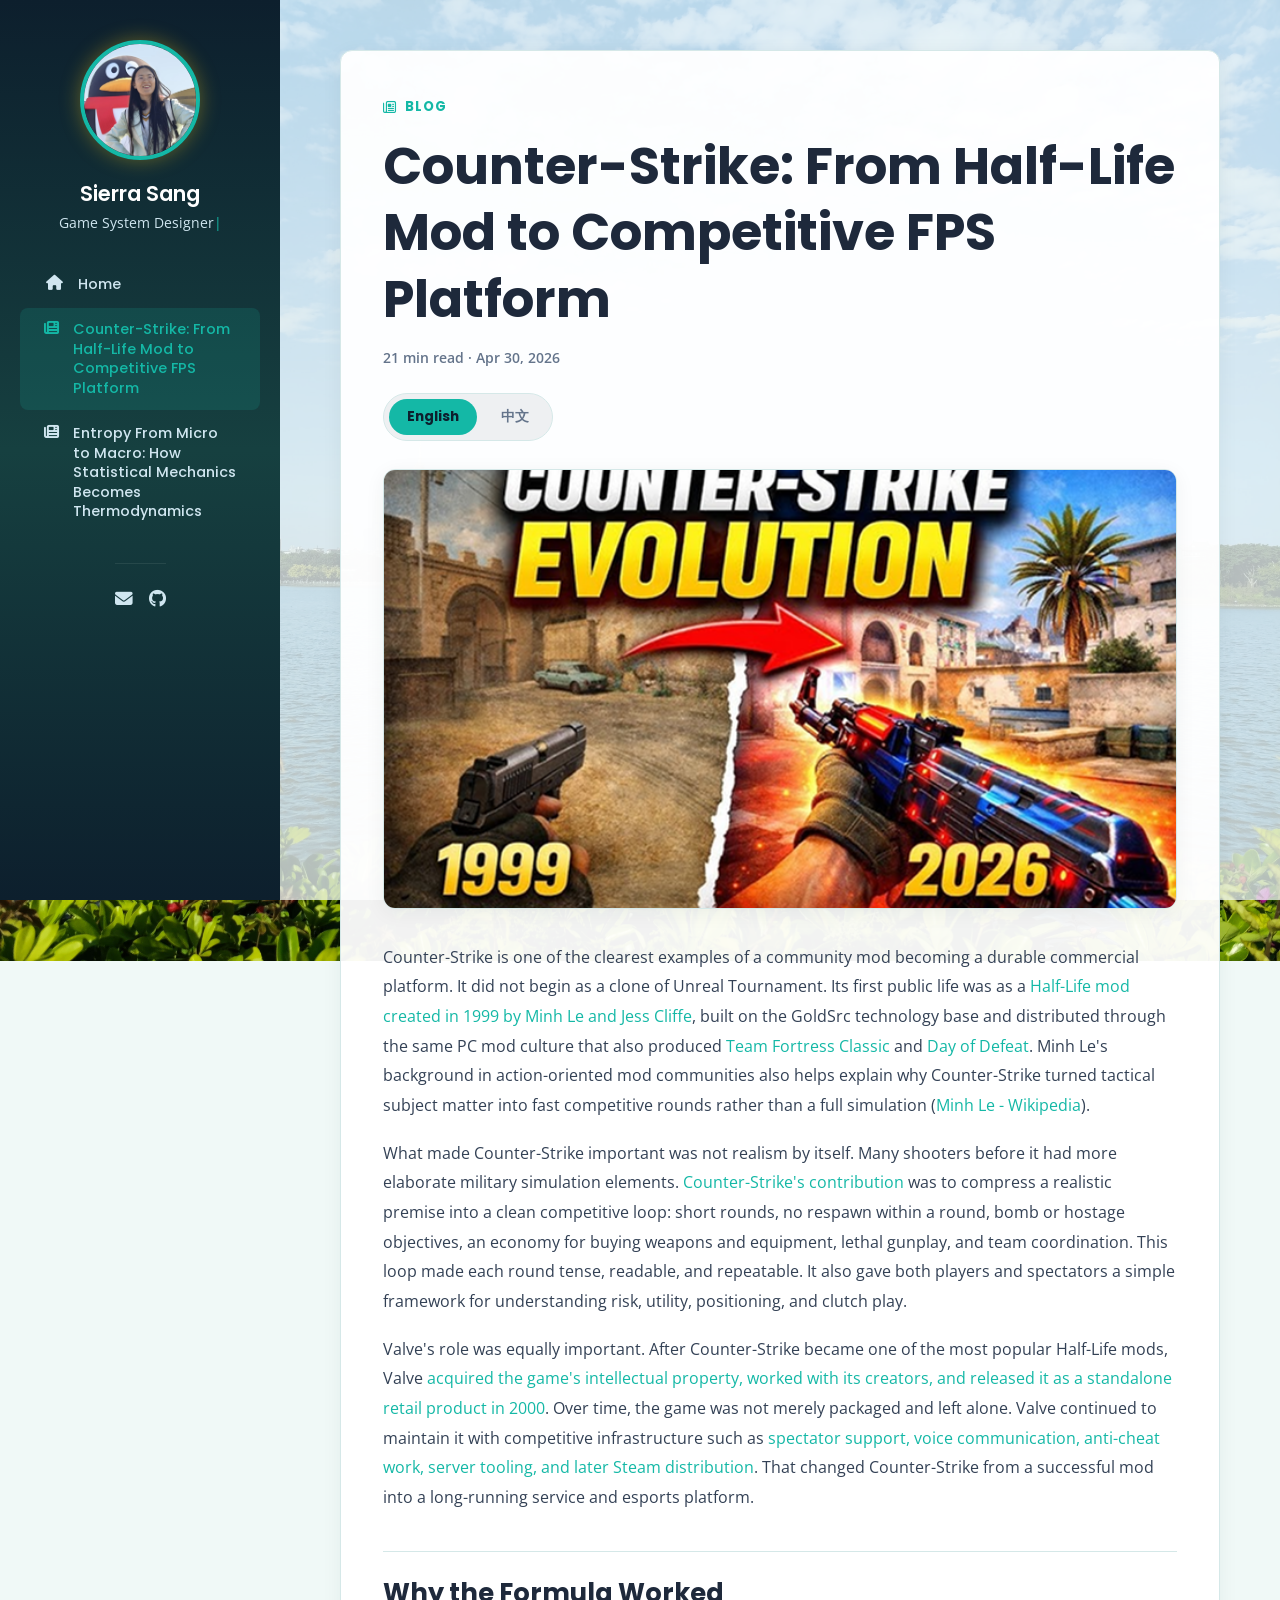
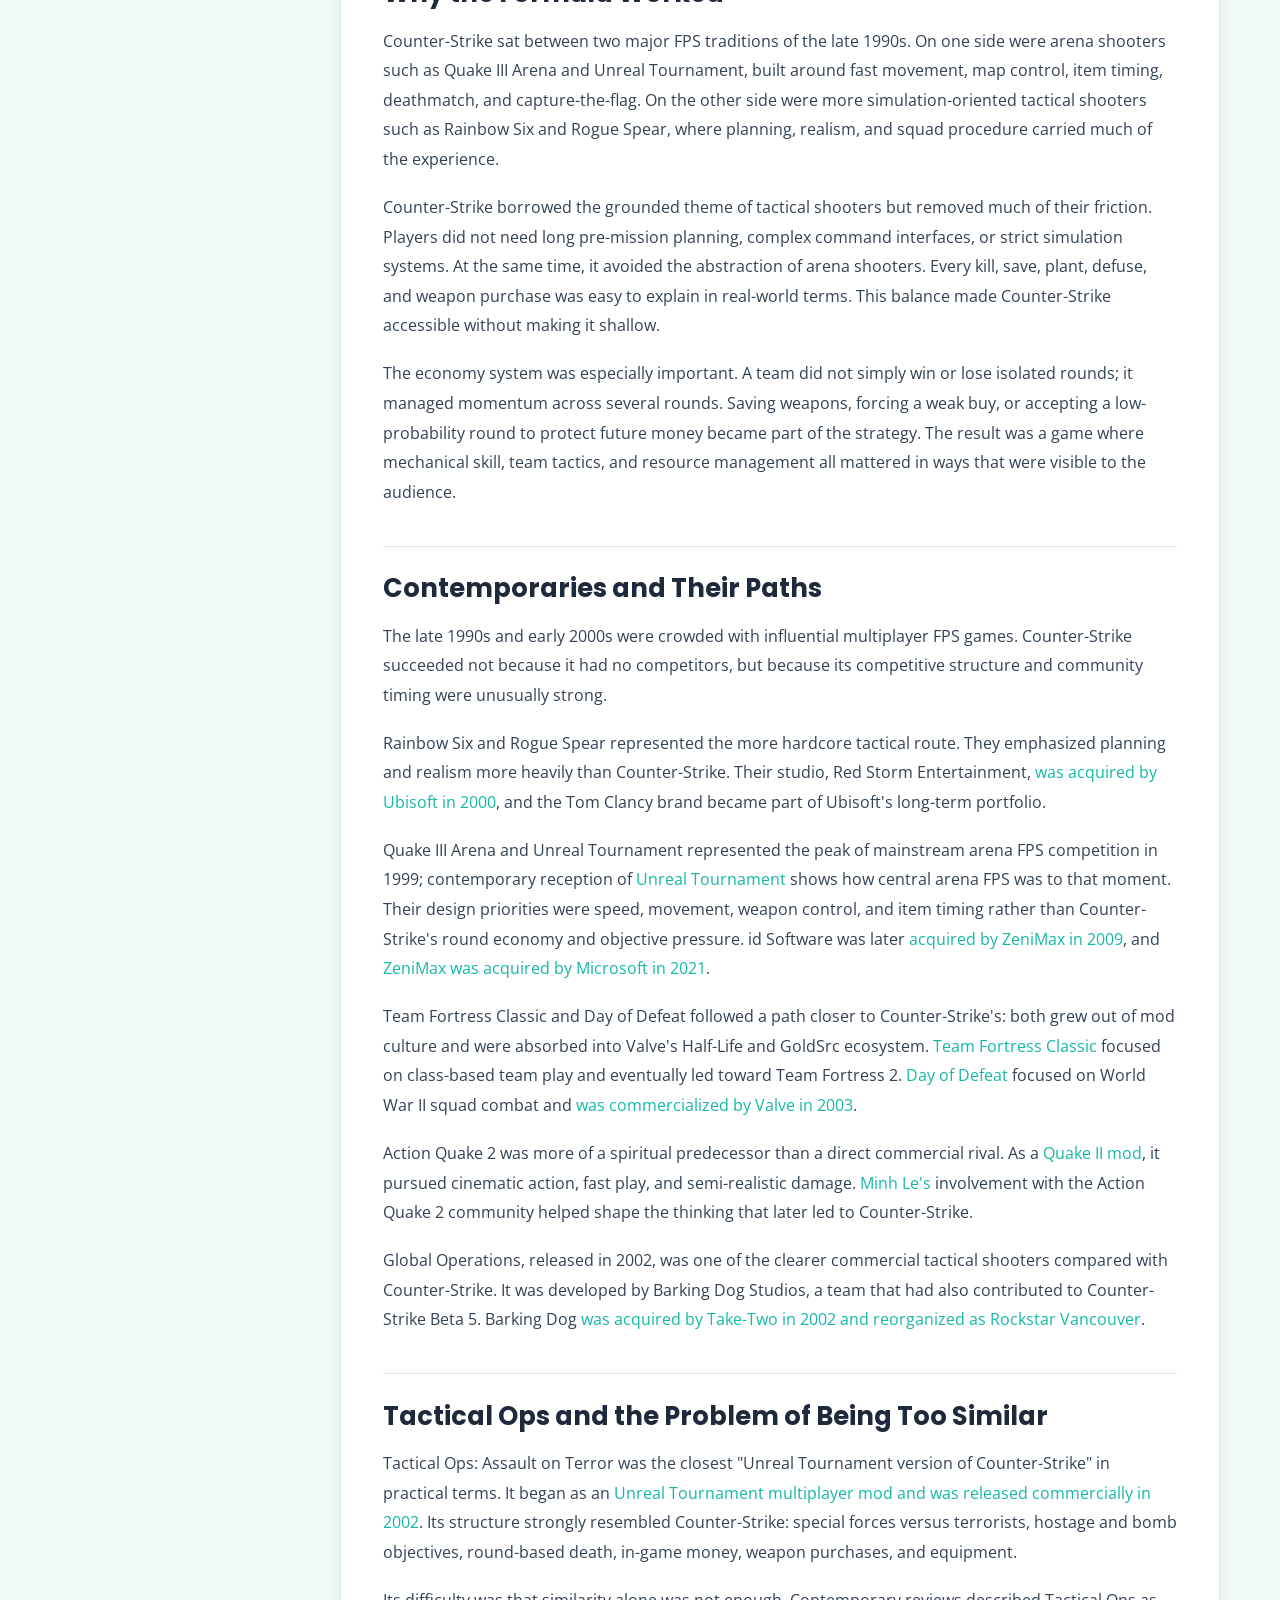
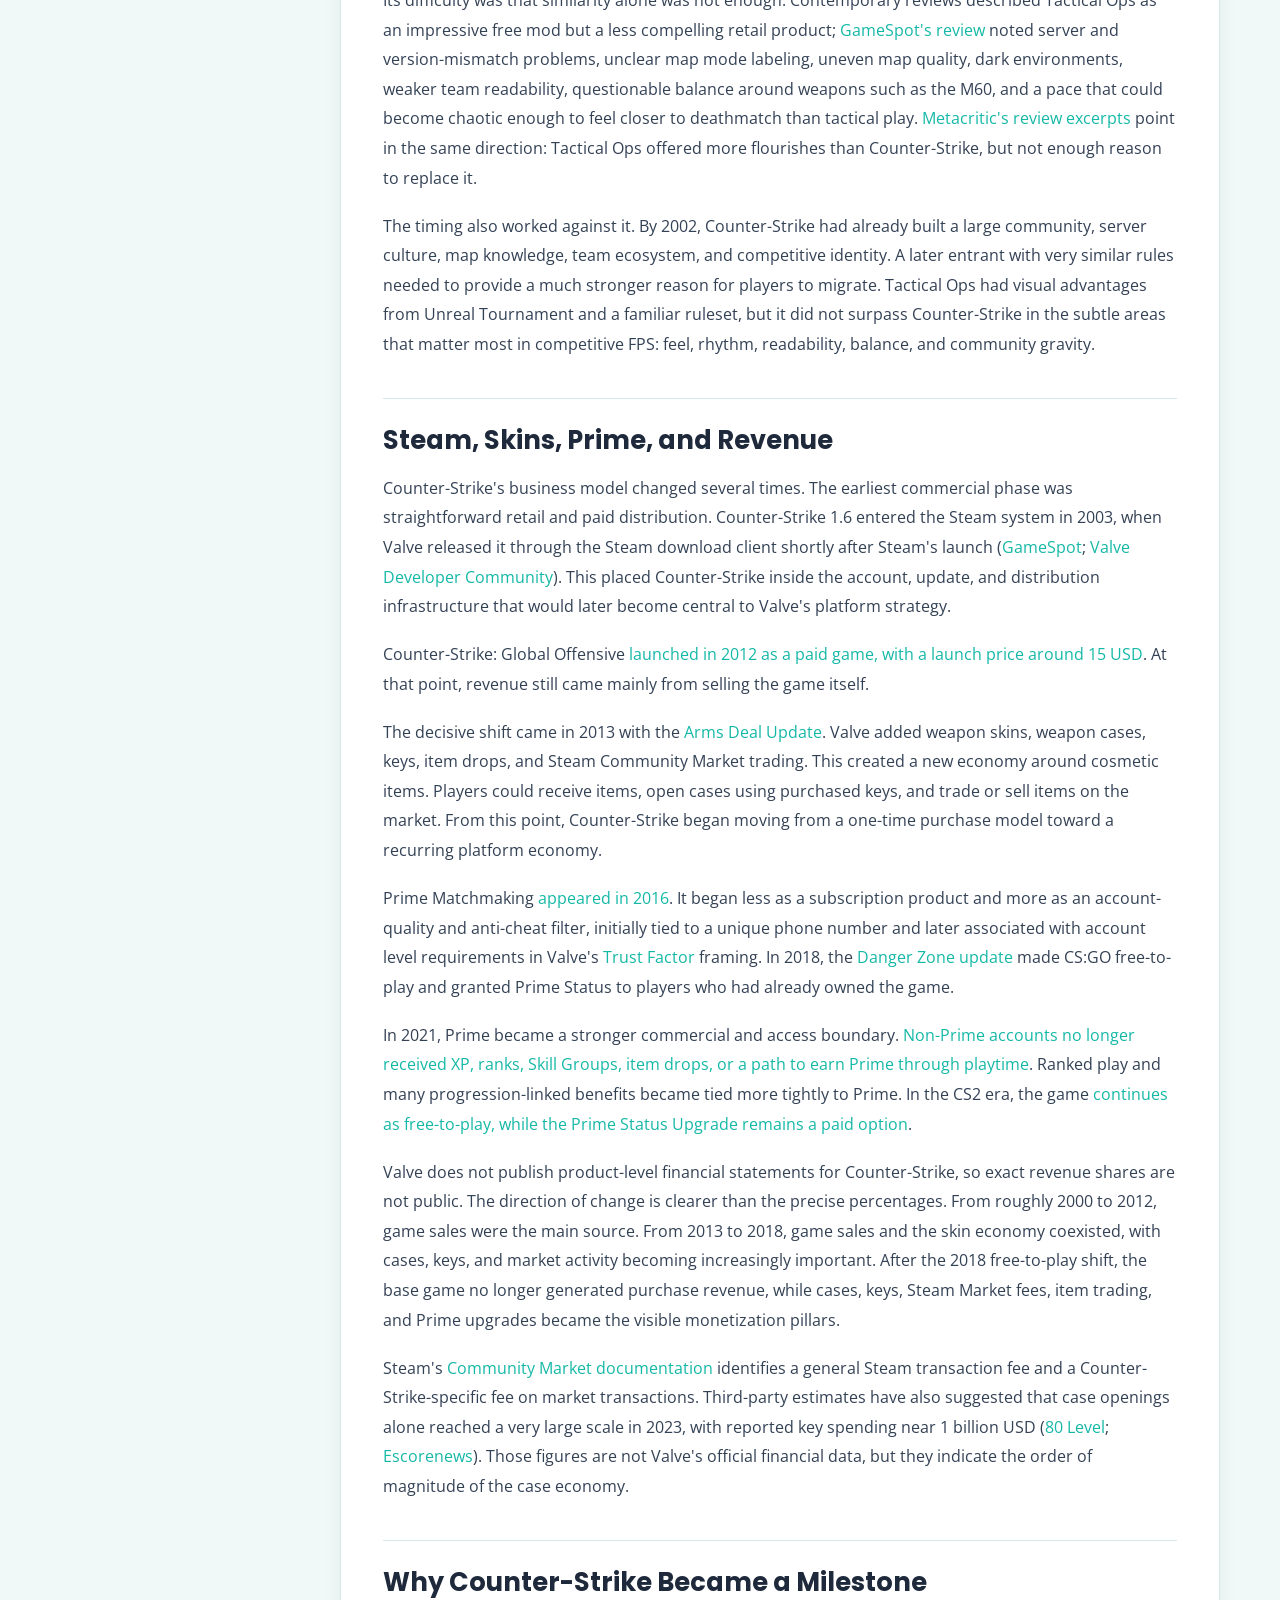
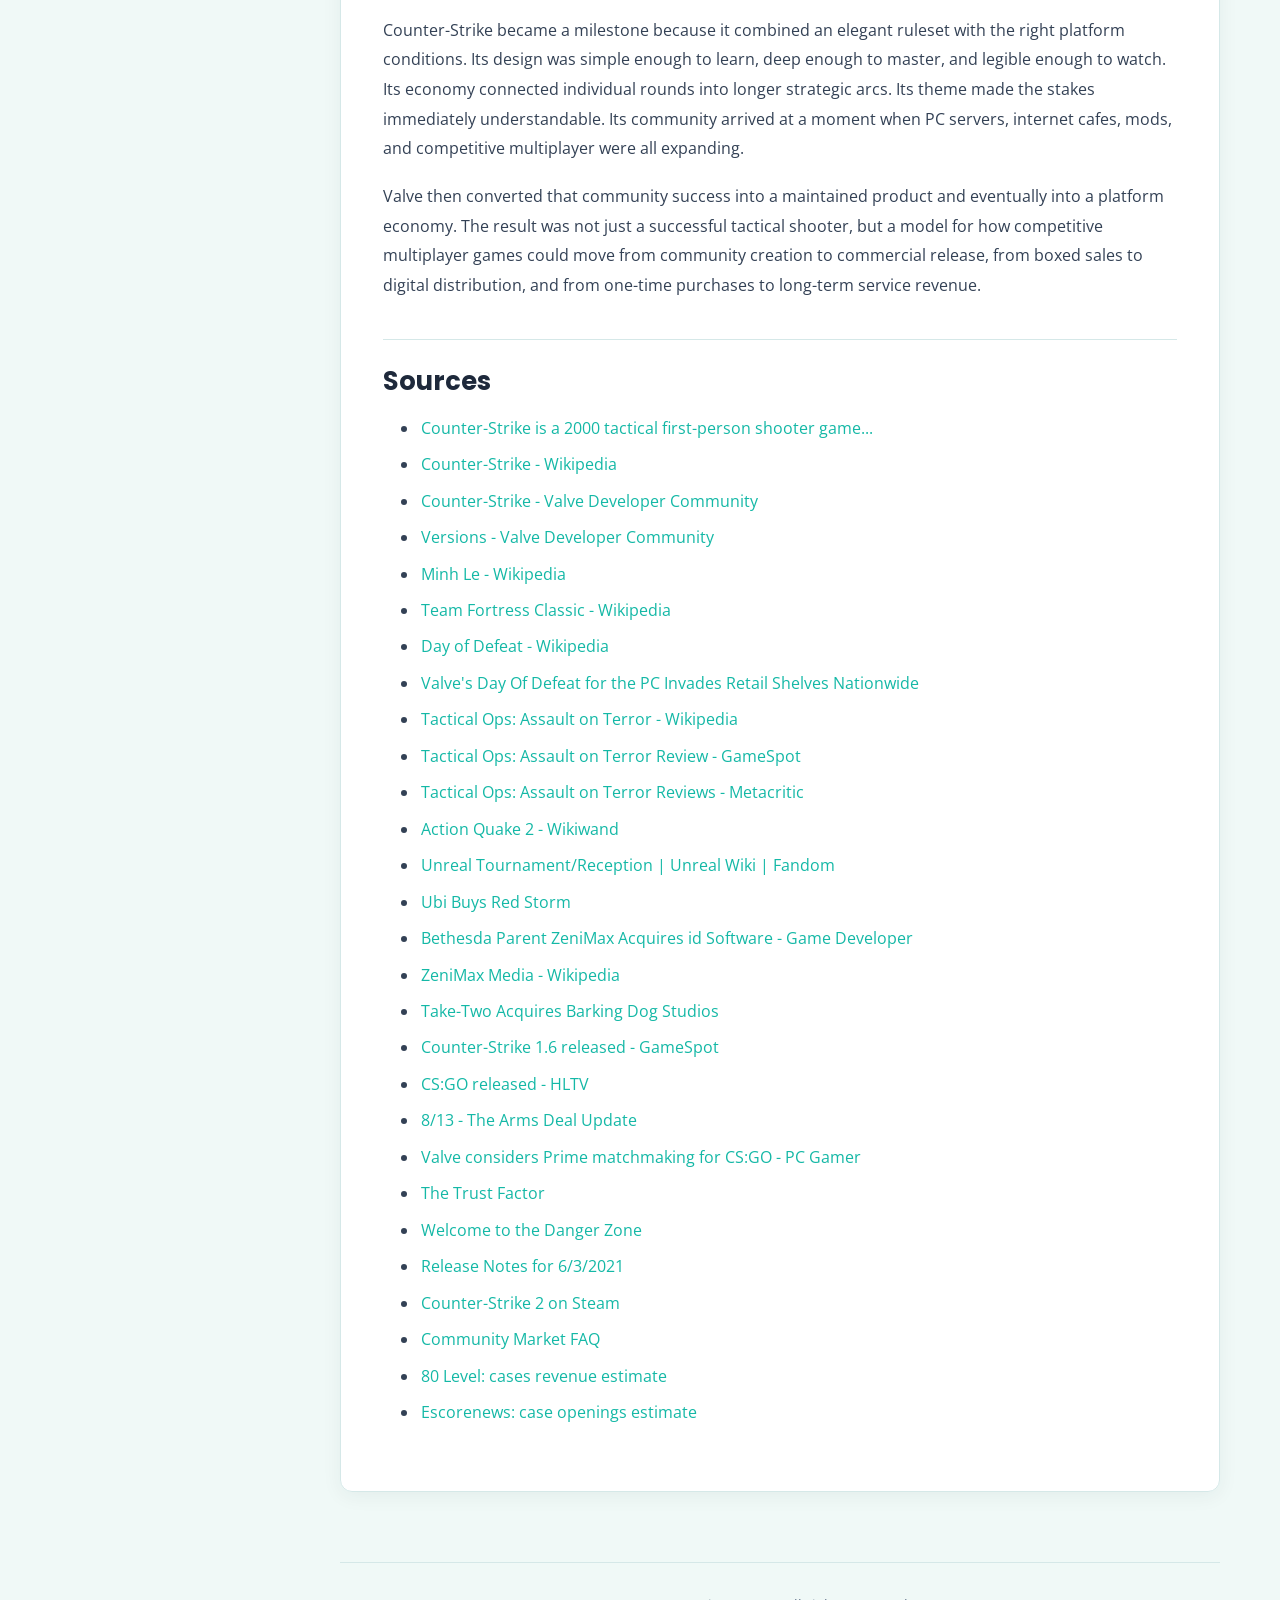
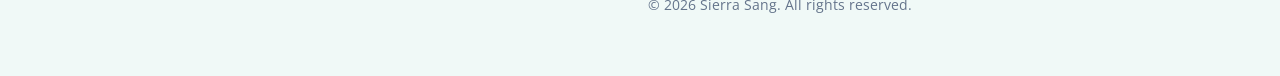
<file: blogs/2026-04-30-cs-history.html>
<!DOCTYPE html>
<html lang="en">
<head>
  <meta charset="UTF-8">
  <meta name="viewport" content="width=device-width, initial-scale=1.0">
  <title>Counter-Strike: From Half-Life Mod to Competitive FPS Platform - Sierra Sang</title>
  <meta name="description" content="Counter-Strike: From Half-Life Mod to Competitive FPS Platform">
  <link rel="preconnect" href="https://fonts.googleapis.com">
  <link rel="preconnect" href="https://fonts.gstatic.com" crossorigin>
  <link href="https://fonts.googleapis.com/css2?family=Poppins:wght@300;400;500;600;700&family=Open+Sans:wght@300;400;600&display=swap" rel="stylesheet">
  <link rel="stylesheet" href="https://cdnjs.cloudflare.com/ajax/libs/font-awesome/6.5.1/css/all.min.css">
  <link rel="stylesheet" href="../css/style.css">
</head>
<body class="blog-page">
  <div class="sidebar">
    <div class="sidebar-inner">
      <div class="avatar-wrap">
        <img src="../res/avatar.jpg" alt="Sierra Sang" class="avatar">
      </div>
      <h1 class="sidebar-name">Sierra Sang</h1>
      <div class="sidebar-title">
        <span class="typed-text"></span><span class="cursor-blink">|</span>
      </div>
      <nav class="sidebar-nav blog-nav" aria-label="Blog navigation">
        <ul>
          <li><a href="../index.html" class="nav-link"><i class="fa-solid fa-house"></i><span>Home</span></a></li>
          <li><a href="#blog" class="nav-link active"><i class="fa-solid fa-newspaper"></i><span>Counter-Strike: From Half-Life Mod to Competitive FPS Platform</span></a></li>
          <li><a href="2026-04-30-entropy-from-micro-to-macro-level.html" class="nav-link"><i class="fa-solid fa-newspaper"></i><span>Entropy From Micro to Macro: How Statistical Mechanics Becomes Thermodynamics</span></a></li>
        </ul>
      </nav>
      <div class="sidebar-social">
        <a href="mailto:blocksang@outlook.com" title="Email"><i class="fa-solid fa-envelope"></i></a>
        <a href="https://github.com/Si3rraQuack" target="_blank" rel="noopener" title="GitHub"><i class="fa-brands fa-github"></i></a>
      </div>
    </div>
  </div>

  <div class="mobile-header">
    <span class="mobile-name">Sierra Sang Blogs</span>
    <button class="mobile-menu-btn" aria-label="Toggle menu"><i class="fa-solid fa-bars"></i></button>
  </div>

  <main class="main-content blog-main">
    <section id="blog" class="section blog-section">
      <div class="blog-shell reveal">
        <header class="blog-hero">
          <span class="blog-eyebrow"><i class="fa-regular fa-newspaper"></i> Blog</span>
          <h1 class="blog-title lang-panel is-active" data-lang="en">Counter-Strike: From Half-Life Mod to Competitive FPS Platform</h1>
          <h1 class="blog-title lang-panel" data-lang="zh">Counter-Strike：从 Half-Life Mod 到竞技 FPS 平台</h1>
          <div class="blog-meta">
            <span class="lang-panel is-active" data-lang="en">21 min read &middot; <time datetime="2026-04-30">Apr 30, 2026</time></span>
            <span class="lang-panel" data-lang="zh">21 分钟阅读 &middot; <time datetime="2026-04-30">2026年4月30日</time></span>
          </div>
          <div class="language-toggle" role="group" aria-label="Language switcher">
            <button type="button" class="language-btn active" data-lang-switch="en" aria-pressed="true">English</button>
            <button type="button" class="language-btn" data-lang-switch="zh" aria-pressed="false">&#20013;&#25991;</button>
          </div>
          <img src="../res/blogs/2026-04-30-cs-history-banner.png" alt="Banner for Counter-Strike: From Half-Life Mod to Competitive FPS Platform" class="blog-banner">
        </header>

        <article class="blog-article lang-panel is-active" data-lang="en" lang="en-US">
<p>Counter-Strike is one of the clearest examples of a community mod becoming a durable commercial platform. It did not begin as a clone of Unreal Tournament. Its first public life was as a <a href="https://en.wikipedia.org/wiki/Counter-Strike_(video_game)" target="_blank" rel="noopener">Half-Life mod created in 1999 by Minh Le and Jess Cliffe</a>, built on the GoldSrc technology base and distributed through the same PC mod culture that also produced <a href="https://en.wikipedia.org/wiki/Team_Fortress_Classic" target="_blank" rel="noopener">Team Fortress Classic</a> and <a href="https://en.wikipedia.org/wiki/Day_of_Defeat" target="_blank" rel="noopener">Day of Defeat</a>. Minh Le's background in action-oriented mod communities also helps explain why Counter-Strike turned tactical subject matter into fast competitive rounds rather than a full simulation (<a href="https://en.wikipedia.org/wiki/Minh_Le" target="_blank" rel="noopener">Minh Le - Wikipedia</a>).</p>
<p>What made Counter-Strike important was not realism by itself. Many shooters before it had more elaborate military simulation elements. <a href="https://en.wikipedia.org/wiki/Counter-Strike" target="_blank" rel="noopener">Counter-Strike's contribution</a> was to compress a realistic premise into a clean competitive loop: short rounds, no respawn within a round, bomb or hostage objectives, an economy for buying weapons and equipment, lethal gunplay, and team coordination. This loop made each round tense, readable, and repeatable. It also gave both players and spectators a simple framework for understanding risk, utility, positioning, and clutch play.</p>
<p>Valve's role was equally important. After Counter-Strike became one of the most popular Half-Life mods, Valve <a href="https://en.wikipedia.org/wiki/Counter-Strike_(video_game)" target="_blank" rel="noopener">acquired the game's intellectual property, worked with its creators, and released it as a standalone retail product in 2000</a>. Over time, the game was not merely packaged and left alone. Valve continued to maintain it with competitive infrastructure such as <a href="https://developer.valvesoftware.com/wiki/Counter-Strike/Versions" target="_blank" rel="noopener">spectator support, voice communication, anti-cheat work, server tooling, and later Steam distribution</a>. That changed Counter-Strike from a successful mod into a long-running service and esports platform.</p>
<h2 id="why-the-formula-worked">Why the Formula Worked</h2>
<p>Counter-Strike sat between two major FPS traditions of the late 1990s. On one side were arena shooters such as Quake III Arena and Unreal Tournament, built around fast movement, map control, item timing, deathmatch, and capture-the-flag. On the other side were more simulation-oriented tactical shooters such as Rainbow Six and Rogue Spear, where planning, realism, and squad procedure carried much of the experience.</p>
<p>Counter-Strike borrowed the grounded theme of tactical shooters but removed much of their friction. Players did not need long pre-mission planning, complex command interfaces, or strict simulation systems. At the same time, it avoided the abstraction of arena shooters. Every kill, save, plant, defuse, and weapon purchase was easy to explain in real-world terms. This balance made Counter-Strike accessible without making it shallow.</p>
<p>The economy system was especially important. A team did not simply win or lose isolated rounds; it managed momentum across several rounds. Saving weapons, forcing a weak buy, or accepting a low-probability round to protect future money became part of the strategy. The result was a game where mechanical skill, team tactics, and resource management all mattered in ways that were visible to the audience.</p>
<h2 id="contemporaries-and-their-paths">Contemporaries and Their Paths</h2>
<p>The late 1990s and early 2000s were crowded with influential multiplayer FPS games. Counter-Strike succeeded not because it had no competitors, but because its competitive structure and community timing were unusually strong.</p>
<p>Rainbow Six and Rogue Spear represented the more hardcore tactical route. They emphasized planning and realism more heavily than Counter-Strike. Their studio, Red Storm Entertainment, <a href="https://www.gamedeveloper.com/game-platforms/ubi-buys-red-storm" target="_blank" rel="noopener">was acquired by Ubisoft in 2000</a>, and the Tom Clancy brand became part of Ubisoft's long-term portfolio.</p>
<p>Quake III Arena and Unreal Tournament represented the peak of mainstream arena FPS competition in 1999; contemporary reception of <a href="https://unreal.fandom.com/wiki/Unreal_Tournament/Reception" target="_blank" rel="noopener">Unreal Tournament</a> shows how central arena FPS was to that moment. Their design priorities were speed, movement, weapon control, and item timing rather than Counter-Strike's round economy and objective pressure. id Software was later <a href="https://www.gamedeveloper.com/game-platforms/bethesda-parent-zenimax-acquires-id-software" target="_blank" rel="noopener">acquired by ZeniMax in 2009</a>, and <a href="https://en.wikipedia.org/wiki/ZeniMax_Media" target="_blank" rel="noopener">ZeniMax was acquired by Microsoft in 2021</a>.</p>
<p>Team Fortress Classic and Day of Defeat followed a path closer to Counter-Strike's: both grew out of mod culture and were absorbed into Valve's Half-Life and GoldSrc ecosystem. <a href="https://en.wikipedia.org/wiki/Team_Fortress_Classic" target="_blank" rel="noopener">Team Fortress Classic</a> focused on class-based team play and eventually led toward Team Fortress 2. <a href="https://en.wikipedia.org/wiki/Day_of_Defeat" target="_blank" rel="noopener">Day of Defeat</a> focused on World War II squad combat and <a href="https://www.investor.activisionblizzard.com/news-releases/news-release-details/valves-day-defeattm-pc-invades-retail-shelves-nationwide" target="_blank" rel="noopener">was commercialized by Valve in 2003</a>.</p>
<p>Action Quake 2 was more of a spiritual predecessor than a direct commercial rival. As a <a href="https://www.wikiwand.com/en/articles/Action_Quake_2" target="_blank" rel="noopener">Quake II mod</a>, it pursued cinematic action, fast play, and semi-realistic damage. <a href="https://en.wikipedia.org/wiki/Minh_Le" target="_blank" rel="noopener">Minh Le's</a> involvement with the Action Quake 2 community helped shape the thinking that later led to Counter-Strike.</p>
<p>Global Operations, released in 2002, was one of the clearer commercial tactical shooters compared with Counter-Strike. It was developed by Barking Dog Studios, a team that had also contributed to Counter-Strike Beta 5. Barking Dog <a href="https://www.gamedeveloper.com/game-platforms/take-two-acquires-barking-dog-studios" target="_blank" rel="noopener">was acquired by Take-Two in 2002 and reorganized as Rockstar Vancouver</a>.</p>
<h2 id="tactical-ops-and-the-problem-of-being-too-similar">Tactical Ops and the Problem of Being Too Similar</h2>
<p>Tactical Ops: Assault on Terror was the closest "Unreal Tournament version of Counter-Strike" in practical terms. It began as an <a href="https://en.wikipedia.org/wiki/Tactical_Ops:_Assault_on_Terror" target="_blank" rel="noopener">Unreal Tournament multiplayer mod and was released commercially in 2002</a>. Its structure strongly resembled Counter-Strike: special forces versus terrorists, hostage and bomb objectives, round-based death, in-game money, weapon purchases, and equipment.</p>
<p>Its difficulty was that similarity alone was not enough. Contemporary reviews described Tactical Ops as an impressive free mod but a less compelling retail product; <a href="https://www.gamespot.com/reviews/tactical-ops-assault-on-terror-review/1900-2862947" target="_blank" rel="noopener">GameSpot's review</a> noted server and version-mismatch problems, unclear map mode labeling, uneven map quality, dark environments, weaker team readability, questionable balance around weapons such as the M60, and a pace that could become chaotic enough to feel closer to deathmatch than tactical play. <a href="https://www.metacritic.com/game/tactical-ops-assault-on-terror" target="_blank" rel="noopener">Metacritic's review excerpts</a> point in the same direction: Tactical Ops offered more flourishes than Counter-Strike, but not enough reason to replace it.</p>
<p>The timing also worked against it. By 2002, Counter-Strike had already built a large community, server culture, map knowledge, team ecosystem, and competitive identity. A later entrant with very similar rules needed to provide a much stronger reason for players to migrate. Tactical Ops had visual advantages from Unreal Tournament and a familiar ruleset, but it did not surpass Counter-Strike in the subtle areas that matter most in competitive FPS: feel, rhythm, readability, balance, and community gravity.</p>
<h2 id="steam-skins-prime-and-revenue">Steam, Skins, Prime, and Revenue</h2>
<p>Counter-Strike's business model changed several times. The earliest commercial phase was straightforward retail and paid distribution. Counter-Strike 1.6 entered the Steam system in 2003, when Valve released it through the Steam download client shortly after Steam's launch (<a href="https://www.gamespot.com/articles/counter-strike-16-released/1100-2908968" target="_blank" rel="noopener">GameSpot</a>; <a href="https://developer.valvesoftware.com/wiki/Counter-Strike" target="_blank" rel="noopener">Valve Developer Community</a>). This placed Counter-Strike inside the account, update, and distribution infrastructure that would later become central to Valve's platform strategy.</p>
<p>Counter-Strike: Global Offensive <a href="https://www.hltv.org/news/8972/csgo-released" target="_blank" rel="noopener">launched in 2012 as a paid game, with a launch price around 15 USD</a>. At that point, revenue still came mainly from selling the game itself.</p>
<p>The decisive shift came in 2013 with the <a href="https://blog.counter-strike.net/2013/08/7425/" target="_blank" rel="noopener">Arms Deal Update</a>. Valve added weapon skins, weapon cases, keys, item drops, and Steam Community Market trading. This created a new economy around cosmetic items. Players could receive items, open cases using purchased keys, and trade or sell items on the market. From this point, Counter-Strike began moving from a one-time purchase model toward a recurring platform economy.</p>
<p>Prime Matchmaking <a href="https://www.pcgamer.com/valve-considers-prime-matchmaking-for-csgo/" target="_blank" rel="noopener">appeared in 2016</a>. It began less as a subscription product and more as an account-quality and anti-cheat filter, initially tied to a unique phone number and later associated with account level requirements in Valve's <a href="https://blog.counter-strike.net/the-trust-factor/" target="_blank" rel="noopener">Trust Factor</a> framing. In 2018, the <a href="https://blog.counter-strike.net/2018/12/21519/" target="_blank" rel="noopener">Danger Zone update</a> made CS:GO free-to-play and granted Prime Status to players who had already owned the game.</p>
<p>In 2021, Prime became a stronger commercial and access boundary. <a href="https://blog.counter-strike.net/2021/06/34389/" target="_blank" rel="noopener">Non-Prime accounts no longer received XP, ranks, Skill Groups, item drops, or a path to earn Prime through playtime</a>. Ranked play and many progression-linked benefits became tied more tightly to Prime. In the CS2 era, the game <a href="https://store.steampowered.com/app/730/CounterStrike_2/" target="_blank" rel="noopener">continues as free-to-play, while the Prime Status Upgrade remains a paid option</a>.</p>
<p>Valve does not publish product-level financial statements for Counter-Strike, so exact revenue shares are not public. The direction of change is clearer than the precise percentages. From roughly 2000 to 2012, game sales were the main source. From 2013 to 2018, game sales and the skin economy coexisted, with cases, keys, and market activity becoming increasingly important. After the 2018 free-to-play shift, the base game no longer generated purchase revenue, while cases, keys, Steam Market fees, item trading, and Prime upgrades became the visible monetization pillars.</p>
<p>Steam's <a href="https://help.steampowered.com/en/faqs/view/61F0-72B7-9A18-C70B" target="_blank" rel="noopener">Community Market documentation</a> identifies a general Steam transaction fee and a Counter-Strike-specific fee on market transactions. Third-party estimates have also suggested that case openings alone reached a very large scale in 2023, with reported key spending near 1 billion USD (<a href="https://80.lv/articles/counter-strike-cases-brought-valve-more-than-usd1-billion-in-2023" target="_blank" rel="noopener">80 Level</a>; <a href="https://escorenews.com/en/csgo/news/54997-valve-reportedly-earned-almost-billion-dollars-from-case-openings-in-2023-biggest-revenue-in-history-of-cs" target="_blank" rel="noopener">Escorenews</a>). Those figures are not Valve's official financial data, but they indicate the order of magnitude of the case economy.</p>
<h2 id="why-counter-strike-became-a-milestone">Why Counter-Strike Became a Milestone</h2>
<p>Counter-Strike became a milestone because it combined an elegant ruleset with the right platform conditions. Its design was simple enough to learn, deep enough to master, and legible enough to watch. Its economy connected individual rounds into longer strategic arcs. Its theme made the stakes immediately understandable. Its community arrived at a moment when PC servers, internet cafes, mods, and competitive multiplayer were all expanding.</p>
<p>Valve then converted that community success into a maintained product and eventually into a platform economy. The result was not just a successful tactical shooter, but a model for how competitive multiplayer games could move from community creation to commercial release, from boxed sales to digital distribution, and from one-time purchases to long-term service revenue.</p>
<h2 id="sources">Sources</h2>
<ul>
<li><a href="https://en.wikipedia.org/wiki/Counter-Strike_(video_game)" target="_blank" rel="noopener">Counter-Strike is a 2000 tactical first-person shooter game...</a></li>
<li><a href="https://en.wikipedia.org/wiki/Counter-Strike" target="_blank" rel="noopener">Counter-Strike - Wikipedia</a></li>
<li><a href="https://developer.valvesoftware.com/wiki/Counter-Strike" target="_blank" rel="noopener">Counter-Strike - Valve Developer Community</a></li>
<li><a href="https://developer.valvesoftware.com/wiki/Counter-Strike/Versions" target="_blank" rel="noopener">Versions - Valve Developer Community</a></li>
<li><a href="https://en.wikipedia.org/wiki/Minh_Le" target="_blank" rel="noopener">Minh Le - Wikipedia</a></li>
<li><a href="https://en.wikipedia.org/wiki/Team_Fortress_Classic" target="_blank" rel="noopener">Team Fortress Classic - Wikipedia</a></li>
<li><a href="https://en.wikipedia.org/wiki/Day_of_Defeat" target="_blank" rel="noopener">Day of Defeat - Wikipedia</a></li>
<li><a href="https://www.investor.activisionblizzard.com/news-releases/news-release-details/valves-day-defeattm-pc-invades-retail-shelves-nationwide" target="_blank" rel="noopener">Valve's Day Of Defeat for the PC Invades Retail Shelves Nationwide</a></li>
<li><a href="https://en.wikipedia.org/wiki/Tactical_Ops:_Assault_on_Terror" target="_blank" rel="noopener">Tactical Ops: Assault on Terror - Wikipedia</a></li>
<li><a href="https://www.gamespot.com/reviews/tactical-ops-assault-on-terror-review/1900-2862947" target="_blank" rel="noopener">Tactical Ops: Assault on Terror Review - GameSpot</a></li>
<li><a href="https://www.metacritic.com/game/tactical-ops-assault-on-terror" target="_blank" rel="noopener">Tactical Ops: Assault on Terror Reviews - Metacritic</a></li>
<li><a href="https://www.wikiwand.com/en/articles/Action_Quake_2" target="_blank" rel="noopener">Action Quake 2 - Wikiwand</a></li>
<li><a href="https://unreal.fandom.com/wiki/Unreal_Tournament/Reception" target="_blank" rel="noopener">Unreal Tournament/Reception | Unreal Wiki | Fandom</a></li>
<li><a href="https://www.gamedeveloper.com/game-platforms/ubi-buys-red-storm" target="_blank" rel="noopener">Ubi Buys Red Storm</a></li>
<li><a href="https://www.gamedeveloper.com/game-platforms/bethesda-parent-zenimax-acquires-id-software" target="_blank" rel="noopener">Bethesda Parent ZeniMax Acquires id Software - Game Developer</a></li>
<li><a href="https://en.wikipedia.org/wiki/ZeniMax_Media" target="_blank" rel="noopener">ZeniMax Media - Wikipedia</a></li>
<li><a href="https://www.gamedeveloper.com/game-platforms/take-two-acquires-barking-dog-studios" target="_blank" rel="noopener">Take-Two Acquires Barking Dog Studios</a></li>
<li><a href="https://www.gamespot.com/articles/counter-strike-16-released/1100-2908968" target="_blank" rel="noopener">Counter-Strike 1.6 released - GameSpot</a></li>
<li><a href="https://www.hltv.org/news/8972/csgo-released" target="_blank" rel="noopener">CS:GO released - HLTV</a></li>
<li><a href="https://blog.counter-strike.net/2013/08/7425/" target="_blank" rel="noopener">8/13 - The Arms Deal Update</a></li>
<li><a href="https://www.pcgamer.com/valve-considers-prime-matchmaking-for-csgo/" target="_blank" rel="noopener">Valve considers Prime matchmaking for CS:GO - PC Gamer</a></li>
<li><a href="https://blog.counter-strike.net/the-trust-factor/" target="_blank" rel="noopener">The Trust Factor</a></li>
<li><a href="https://blog.counter-strike.net/2018/12/21519/" target="_blank" rel="noopener">Welcome to the Danger Zone</a></li>
<li><a href="https://blog.counter-strike.net/2021/06/34389/" target="_blank" rel="noopener">Release Notes for 6/3/2021</a></li>
<li><a href="https://store.steampowered.com/app/730/CounterStrike_2/" target="_blank" rel="noopener">Counter-Strike 2 on Steam</a></li>
<li><a href="https://help.steampowered.com/en/faqs/view/61F0-72B7-9A18-C70B" target="_blank" rel="noopener">Community Market FAQ</a></li>
<li><a href="https://80.lv/articles/counter-strike-cases-brought-valve-more-than-usd1-billion-in-2023" target="_blank" rel="noopener">80 Level: cases revenue estimate</a></li>
<li><a href="https://escorenews.com/en/csgo/news/54997-valve-reportedly-earned-almost-billion-dollars-from-case-openings-in-2023-biggest-revenue-in-history-of-cs" target="_blank" rel="noopener">Escorenews: case openings estimate</a></li>
</ul>
        </article>

        <article class="blog-article lang-panel" data-lang="zh" lang="zh-CN">
<p>Counter-Strike 是社区 Mod 成长为长期商业平台的典型案例。它的早期形态并不是 Unreal Tournament 的克隆，而是 Minh Le 与 Jess Cliffe 在 1999 年创作的 <a href="https://en.wikipedia.org/wiki/Counter-Strike_(video_game)" target="_blank" rel="noopener">Half-Life Mod</a>。这个项目建立在 GoldSrc 技术基础上，也诞生于同一个 PC Mod 文化环境；<a href="https://en.wikipedia.org/wiki/Team_Fortress_Classic" target="_blank" rel="noopener">Team Fortress Classic</a> 与 <a href="https://en.wikipedia.org/wiki/Day_of_Defeat" target="_blank" rel="noopener">Day of Defeat</a> 也来自相近的生态。Minh Le 在动作化 Mod 社区中的经历，也能解释为什么 Counter-Strike 会把 tactical 题材转化为快速竞技回合，而不是完整模拟系统（<a href="https://en.wikipedia.org/wiki/Minh_Le" target="_blank" rel="noopener">Minh Le - Wikipedia</a>）。</p>
<p>Counter-Strike 的重要性并不只在于“更真实”。在它之前，已经有不少 shooter 采用了更复杂的军事模拟元素。<a href="https://en.wikipedia.org/wiki/Counter-Strike" target="_blank" rel="noopener">Counter-Strike 的贡献</a>，是把现实题材压缩成一套清晰的竞技循环：短回合、本回合死亡后不能 respawn、bomb 或 hostage 目标、用于购买武器和装备的 economy、低容错 gunplay，以及团队协作。这个循环让每一回合都紧张、易读、可重复，也让玩家和观众都能理解 risk、utility、positioning 与 clutch play。</p>
<p>Valve 的作用同样关键。Counter-Strike 在成为最受欢迎的 Half-Life Mod 之一后，Valve <a href="https://en.wikipedia.org/wiki/Counter-Strike_(video_game)" target="_blank" rel="noopener">收购了它的 intellectual property，与创作者合作，并在 2000 年将其作为独立零售产品发布</a>。此后，游戏并没有只是被包装后放置不管。Valve 持续维护它，加入 <a href="https://developer.valvesoftware.com/wiki/Counter-Strike/Versions" target="_blank" rel="noopener">spectator support、voice communication、anti-cheat、server tooling，以及后来的 Steam distribution</a>。这让 Counter-Strike 从一个成功 Mod 变成了长期运行的 service 与 esports platform。</p>
<h2 id="这套公式为何有效">这套公式为何有效</h2>
<p>Counter-Strike 位于 1990 年代末两种主要 FPS 传统之间。一边是 Quake III Arena 与 Unreal Tournament 这样的 arena shooter，核心是高速移动、map control、item timing、deathmatch 与 capture-the-flag。另一边是 Rainbow Six 与 Rogue Spear 这样的 tactical shooter，更强调计划、拟真与小队流程。</p>
<p>Counter-Strike 借用了 tactical shooter 的现实题材，但去掉了许多体验阻力。玩家不需要漫长的任务前规划、复杂的指挥界面或严格模拟系统。同时，它也避开了 arena shooter 的抽象感。每一次击杀、save、plant、defuse 和 weapon purchase，都能用现实语境快速解释。这种平衡让 Counter-Strike 易于进入，但并不浅薄。</p>
<p>economy system 尤其重要。一支队伍并不是赢下或输掉彼此孤立的回合，而是在多个回合之间管理 momentum。save weapons、force buy，或为了保护未来经济而接受一个低胜率回合，都会成为策略的一部分。结果是，mechanical skill、团队战术与资源管理都会发挥作用，而且这些作用对观众也是可见的。</p>
<h2 id="同期作品与各自路径">同期作品与各自路径</h2>
<p>1990 年代末到 2000 年代初，multiplayer FPS 领域有许多有影响力的作品。Counter-Strike 的成功并不是因为没有竞争者，而是因为它的竞技结构和社区时机格外强。</p>
<p>Rainbow Six 与 Rogue Spear 代表更硬核的 tactical 路线。它们比 Counter-Strike 更强调规划与拟真。其开发团队 Red Storm Entertainment <a href="https://www.gamedeveloper.com/game-platforms/ubi-buys-red-storm" target="_blank" rel="noopener">于 2000 年被 Ubisoft 收购</a>，Tom Clancy 品牌也进入 Ubisoft 的长期产品体系。</p>
<p>Quake III Arena 与 Unreal Tournament 代表 1999 年 mainstream arena FPS 竞争的高峰；<a href="https://unreal.fandom.com/wiki/Unreal_Tournament/Reception" target="_blank" rel="noopener">Unreal Tournament 的同期评价</a>也说明了 arena FPS 在当时的重要性。它们的设计重点是速度、移动、武器控制与 item timing，而不是 Counter-Strike 的回合经济和 objective pressure。id Software 后来<a href="https://www.gamedeveloper.com/game-platforms/bethesda-parent-zenimax-acquires-id-software" target="_blank" rel="noopener">在 2009 年被 ZeniMax 收购</a>，ZeniMax 又<a href="https://en.wikipedia.org/wiki/ZeniMax_Media" target="_blank" rel="noopener">在 2021 年被 Microsoft 收购</a>。</p>
<p>Team Fortress Classic 与 Day of Defeat 的路径更接近 Counter-Strike：它们都来自 Mod 文化，并被吸收到 Valve 的 Half-Life 与 GoldSrc 生态中。<a href="https://en.wikipedia.org/wiki/Team_Fortress_Classic" target="_blank" rel="noopener">Team Fortress Classic</a> 聚焦 class-based team play，后来通向 Team Fortress 2。<a href="https://en.wikipedia.org/wiki/Day_of_Defeat" target="_blank" rel="noopener">Day of Defeat</a> 聚焦 World War II squad combat，并<a href="https://www.investor.activisionblizzard.com/news-releases/news-release-details/valves-day-defeattm-pc-invades-retail-shelves-nationwide" target="_blank" rel="noopener">在 2003 年由 Valve 商业化</a>。</p>
<p>Action Quake 2 更像是精神前身，而不是直接商业竞争者。作为 <a href="https://www.wikiwand.com/en/articles/Action_Quake_2" target="_blank" rel="noopener">Quake II Mod</a>，它追求电影化动作、快速节奏与半写实伤害。<a href="https://en.wikipedia.org/wiki/Minh_Le" target="_blank" rel="noopener">Minh Le</a> 与 Action Quake 2 社区的接触，影响了后来 Counter-Strike 的构想。</p>
<p>Global Operations 于 2002 年发布，是当时较明确被拿来与 Counter-Strike 比较的商业 tactical shooter 之一。它由 Barking Dog Studios 开发，而该团队也曾参与 Counter-Strike Beta 5。Barking Dog <a href="https://www.gamedeveloper.com/game-platforms/take-two-acquires-barking-dog-studios" target="_blank" rel="noopener">在 2002 年被 Take-Two 收购，并改组为 Rockstar Vancouver</a>。</p>
<h2 id="tactical-ops-与-过于相似-的问题">Tactical Ops 与“过于相似”的问题</h2>
<p>从实际形式看，Tactical Ops: Assault on Terror 是最接近“Unreal Tournament 版 Counter-Strike”的作品。它最初是 <a href="https://en.wikipedia.org/wiki/Tactical_Ops:_Assault_on_Terror" target="_blank" rel="noopener">Unreal Tournament multiplayer Mod，并在 2002 年商业发行</a>。它的结构与 Counter-Strike 高度相似：special forces 对 terrorists、hostage 与 bomb 目标、round-based death、in-game money、weapon purchases 和 equipment。</p>
<p>它的困难在于，相似本身并不够。当时的评论认为 Tactical Ops 作为免费 Mod 很出色，但作为零售产品说服力不足。<a href="https://www.gamespot.com/reviews/tactical-ops-assault-on-terror-review/1900-2862947" target="_blank" rel="noopener">GameSpot 的评测</a>提到的问题包括 server 与 version-mismatch、地图模式标注不清、地图质量不均、环境偏暗、敌我可读性较弱、M60 等武器的平衡疑问，以及节奏有时会混乱到更接近 deathmatch 而非 tactical play。<a href="https://www.metacritic.com/game/tactical-ops-assault-on-terror" target="_blank" rel="noopener">Metacritic 的评测摘录</a>也指向类似结论：Tactical Ops 有更多花样，但不足以取代 Counter-Strike。</p>
<p>时机也对它不利。到 2002 年，Counter-Strike 已经形成庞大的社区、server culture、map knowledge、team ecosystem 与竞技身份。一个规则高度相似的后来者，需要给玩家非常强的迁移理由。Tactical Ops 依靠 Unreal Tournament 具备视觉优势，也提供熟悉的规则集，但它没有在 competitive FPS 最关键的细节上超越 Counter-Strike：feel、rhythm、readability、balance 与 community gravity。</p>
<h2 id="steam-skins-prime-与收入">Steam、Skins、Prime 与收入</h2>
<p>Counter-Strike 的商业模式经历过数次变化。最早的商业阶段是直接的 retail 与 paid distribution。Counter-Strike 1.6 于 2003 年进入 Steam system；Valve 在 Steam 上线后不久，通过 Steam download client 发布了它（<a href="https://www.gamespot.com/articles/counter-strike-16-released/1100-2908968" target="_blank" rel="noopener">GameSpot</a>；<a href="https://developer.valvesoftware.com/wiki/Counter-Strike" target="_blank" rel="noopener">Valve Developer Community</a>）。这使 Counter-Strike 进入了 account、update 与 distribution infrastructure，而这些基础设施后来成为 Valve 平台战略的核心。</p>
<p>Counter-Strike: Global Offensive <a href="https://www.hltv.org/news/8972/csgo-released" target="_blank" rel="noopener">于 2012 年作为付费游戏发布，上市价格约为 15 USD</a>。此时，收入主要仍来自游戏本体销售。</p>
<p>决定性的转变发生在 2013 年的 <a href="https://blog.counter-strike.net/2013/08/7425/" target="_blank" rel="noopener">Arms Deal Update</a>。Valve 加入了 weapon skins、weapon cases、keys、item drops 与 Steam Community Market trading。这围绕 cosmetic items 创造了新的经济。玩家可以获得物品、使用购买的 keys 开箱，并在 market 上交易或出售物品。从这个节点开始，Counter-Strike 开始从一次性购买模型转向持续性的 platform economy。</p>
<p>Prime Matchmaking <a href="https://www.pcgamer.com/valve-considers-prime-matchmaking-for-csgo/" target="_blank" rel="noopener">出现在 2016 年</a>。它最初更像 account quality 与 anti-cheat filter，而不是 subscription product；早期与唯一手机号绑定，后来又与 Valve 的 <a href="https://blog.counter-strike.net/the-trust-factor/" target="_blank" rel="noopener">Trust Factor</a> 框架中的账号等级要求相关。2018 年，<a href="https://blog.counter-strike.net/2018/12/21519/" target="_blank" rel="noopener">Danger Zone update</a> 让 CS:GO 转为 free-to-play，并将 Prime Status 授予此前已经拥有游戏的玩家。</p>
<p>2021 年，Prime 成为更强的商业与访问门槛。<a href="https://blog.counter-strike.net/2021/06/34389/" target="_blank" rel="noopener">Non-Prime 账号不再获得 XP、ranks、Skill Groups、item drops，也不能再通过 playtime 获得 Prime</a>。Ranked play 与许多 progression-linked benefits 更紧密地绑定到 Prime。到了 CS2 时代，游戏<a href="https://store.steampowered.com/app/730/CounterStrike_2/" target="_blank" rel="noopener">继续采用 free-to-play，而 Prime Status Upgrade 仍是付费选项</a>。</p>
<p>Valve 不公布 Counter-Strike 的单品级财务报表，因此外界无法得到精确收入份额。可以更清楚判断的是方向变化。约 2000 至 2012 年，game sales 是主要来源。2013 至 2018 年，game sales 与 skin economy 并存，cases、keys 和 market activity 的重要性迅速上升。2018 年转向 free-to-play 后，基础游戏不再产生购买收入，而 cases、keys、Steam Market fees、item trading 与 Prime upgrades 成为可见的变现支柱。</p>
<p>Steam 的 <a href="https://help.steampowered.com/en/faqs/view/61F0-72B7-9A18-C70B" target="_blank" rel="noopener">Community Market 文档</a>显示，market transaction 中存在通用的 Steam transaction fee，以及 Counter-Strike-specific fee。第三方估算也指出，2023 年 case openings 的规模已经很大，reported key spending 接近 10 亿 USD（<a href="https://80.lv/articles/counter-strike-cases-brought-valve-more-than-usd1-billion-in-2023" target="_blank" rel="noopener">80 Level</a>；<a href="https://escorenews.com/en/csgo/news/54997-valve-reportedly-earned-almost-billion-dollars-from-case-openings-in-2023-biggest-revenue-in-history-of-cs" target="_blank" rel="noopener">Escorenews</a>）。这些数字并不是 Valve 的官方财务数据，但能够说明 case economy 的量级。</p>
<h2 id="counter-strike-为何成为里程碑">Counter-Strike 为何成为里程碑</h2>
<p>Counter-Strike 成为里程碑，是因为它把优雅的规则集与合适的平台条件结合在一起。它的设计足够简单，玩家可以快速理解；又足够深，值得长期精通；同时也足够可读，便于观看。它的 economy 将单个回合连接成更长的策略弧线。它的题材让胜负压力立刻变得可理解。它的社区出现于 PC servers、internet cafes、Mods 与 competitive multiplayer 共同扩张的时期。</p>
<p>Valve 随后把这种社区成功转化为持续维护的产品，并最终发展成 platform economy。Counter-Strike 的结果不只是一个成功的 tactical shooter，也是一种范式：competitive multiplayer game 可以如何从社区创作走向商业发行，从 boxed sales 走向 digital distribution，再从 one-time purchase 走向 long-term service revenue。</p>
<h2 id="参考资料">参考资料</h2>
<ul>
<li><a href="https://en.wikipedia.org/wiki/Counter-Strike_(video_game)" target="_blank" rel="noopener">Counter-Strike is a 2000 tactical first-person shooter game...</a></li>
<li><a href="https://en.wikipedia.org/wiki/Counter-Strike" target="_blank" rel="noopener">Counter-Strike - Wikipedia</a></li>
<li><a href="https://developer.valvesoftware.com/wiki/Counter-Strike" target="_blank" rel="noopener">Counter-Strike - Valve Developer Community</a></li>
<li><a href="https://developer.valvesoftware.com/wiki/Counter-Strike/Versions" target="_blank" rel="noopener">Versions - Valve Developer Community</a></li>
<li><a href="https://en.wikipedia.org/wiki/Minh_Le" target="_blank" rel="noopener">Minh Le - Wikipedia</a></li>
<li><a href="https://en.wikipedia.org/wiki/Team_Fortress_Classic" target="_blank" rel="noopener">Team Fortress Classic - Wikipedia</a></li>
<li><a href="https://en.wikipedia.org/wiki/Day_of_Defeat" target="_blank" rel="noopener">Day of Defeat - Wikipedia</a></li>
<li><a href="https://www.investor.activisionblizzard.com/news-releases/news-release-details/valves-day-defeattm-pc-invades-retail-shelves-nationwide" target="_blank" rel="noopener">Valve's Day Of Defeat for the PC Invades Retail Shelves Nationwide</a></li>
<li><a href="https://en.wikipedia.org/wiki/Tactical_Ops:_Assault_on_Terror" target="_blank" rel="noopener">Tactical Ops: Assault on Terror - Wikipedia</a></li>
<li><a href="https://www.gamespot.com/reviews/tactical-ops-assault-on-terror-review/1900-2862947" target="_blank" rel="noopener">Tactical Ops: Assault on Terror Review - GameSpot</a></li>
<li><a href="https://www.metacritic.com/game/tactical-ops-assault-on-terror" target="_blank" rel="noopener">Tactical Ops: Assault on Terror Reviews - Metacritic</a></li>
<li><a href="https://www.wikiwand.com/en/articles/Action_Quake_2" target="_blank" rel="noopener">Action Quake 2 - Wikiwand</a></li>
<li><a href="https://unreal.fandom.com/wiki/Unreal_Tournament/Reception" target="_blank" rel="noopener">Unreal Tournament/Reception | Unreal Wiki | Fandom</a></li>
<li><a href="https://www.gamedeveloper.com/game-platforms/ubi-buys-red-storm" target="_blank" rel="noopener">Ubi Buys Red Storm</a></li>
<li><a href="https://www.gamedeveloper.com/game-platforms/bethesda-parent-zenimax-acquires-id-software" target="_blank" rel="noopener">Bethesda Parent ZeniMax Acquires id Software - Game Developer</a></li>
<li><a href="https://en.wikipedia.org/wiki/ZeniMax_Media" target="_blank" rel="noopener">ZeniMax Media - Wikipedia</a></li>
<li><a href="https://www.gamedeveloper.com/game-platforms/take-two-acquires-barking-dog-studios" target="_blank" rel="noopener">Take-Two Acquires Barking Dog Studios</a></li>
<li><a href="https://www.gamespot.com/articles/counter-strike-16-released/1100-2908968" target="_blank" rel="noopener">Counter-Strike 1.6 released - GameSpot</a></li>
<li><a href="https://www.hltv.org/news/8972/csgo-released" target="_blank" rel="noopener">CS:GO released - HLTV</a></li>
<li><a href="https://blog.counter-strike.net/2013/08/7425/" target="_blank" rel="noopener">8/13 - The Arms Deal Update</a></li>
<li><a href="https://www.pcgamer.com/valve-considers-prime-matchmaking-for-csgo/" target="_blank" rel="noopener">Valve considers Prime matchmaking for CS:GO - PC Gamer</a></li>
<li><a href="https://blog.counter-strike.net/the-trust-factor/" target="_blank" rel="noopener">The Trust Factor</a></li>
<li><a href="https://blog.counter-strike.net/2018/12/21519/" target="_blank" rel="noopener">Welcome to the Danger Zone</a></li>
<li><a href="https://blog.counter-strike.net/2021/06/34389/" target="_blank" rel="noopener">Release Notes for 6/3/2021</a></li>
<li><a href="https://store.steampowered.com/app/730/CounterStrike_2/" target="_blank" rel="noopener">Counter-Strike 2 on Steam</a></li>
<li><a href="https://help.steampowered.com/en/faqs/view/61F0-72B7-9A18-C70B" target="_blank" rel="noopener">Community Market FAQ</a></li>
<li><a href="https://80.lv/articles/counter-strike-cases-brought-valve-more-than-usd1-billion-in-2023" target="_blank" rel="noopener">80 Level: cases revenue estimate</a></li>
<li><a href="https://escorenews.com/en/csgo/news/54997-valve-reportedly-earned-almost-billion-dollars-from-case-openings-in-2023-biggest-revenue-in-history-of-cs" target="_blank" rel="noopener">Escorenews: case openings estimate</a></li>
</ul>
        </article>
      </div>
    </section>

    <footer class="site-footer">
      <p>&copy; 2026 Sierra Sang. All rights reserved.</p>
    </footer>
  </main>

  <script src="../js/main.js"></script>
  <script src="../js/blog.js"></script>
</body>
</html>
</file>
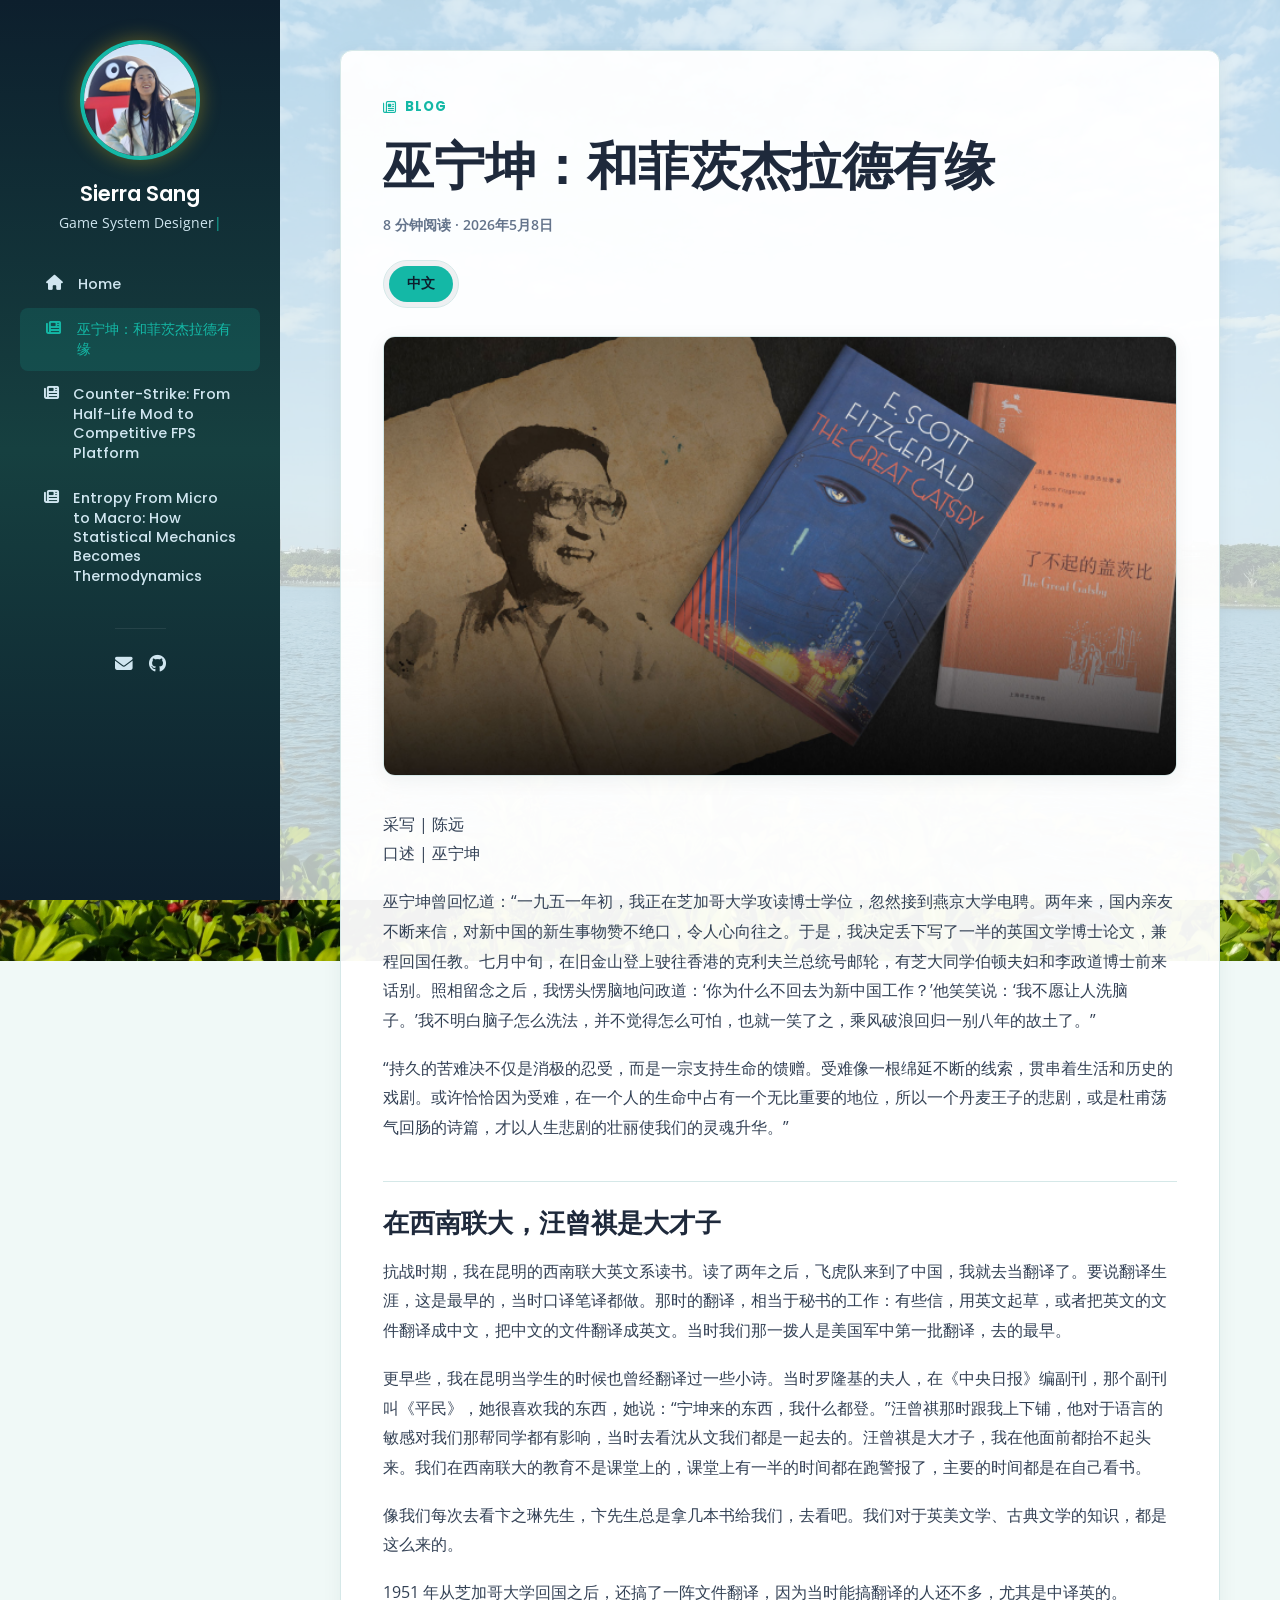
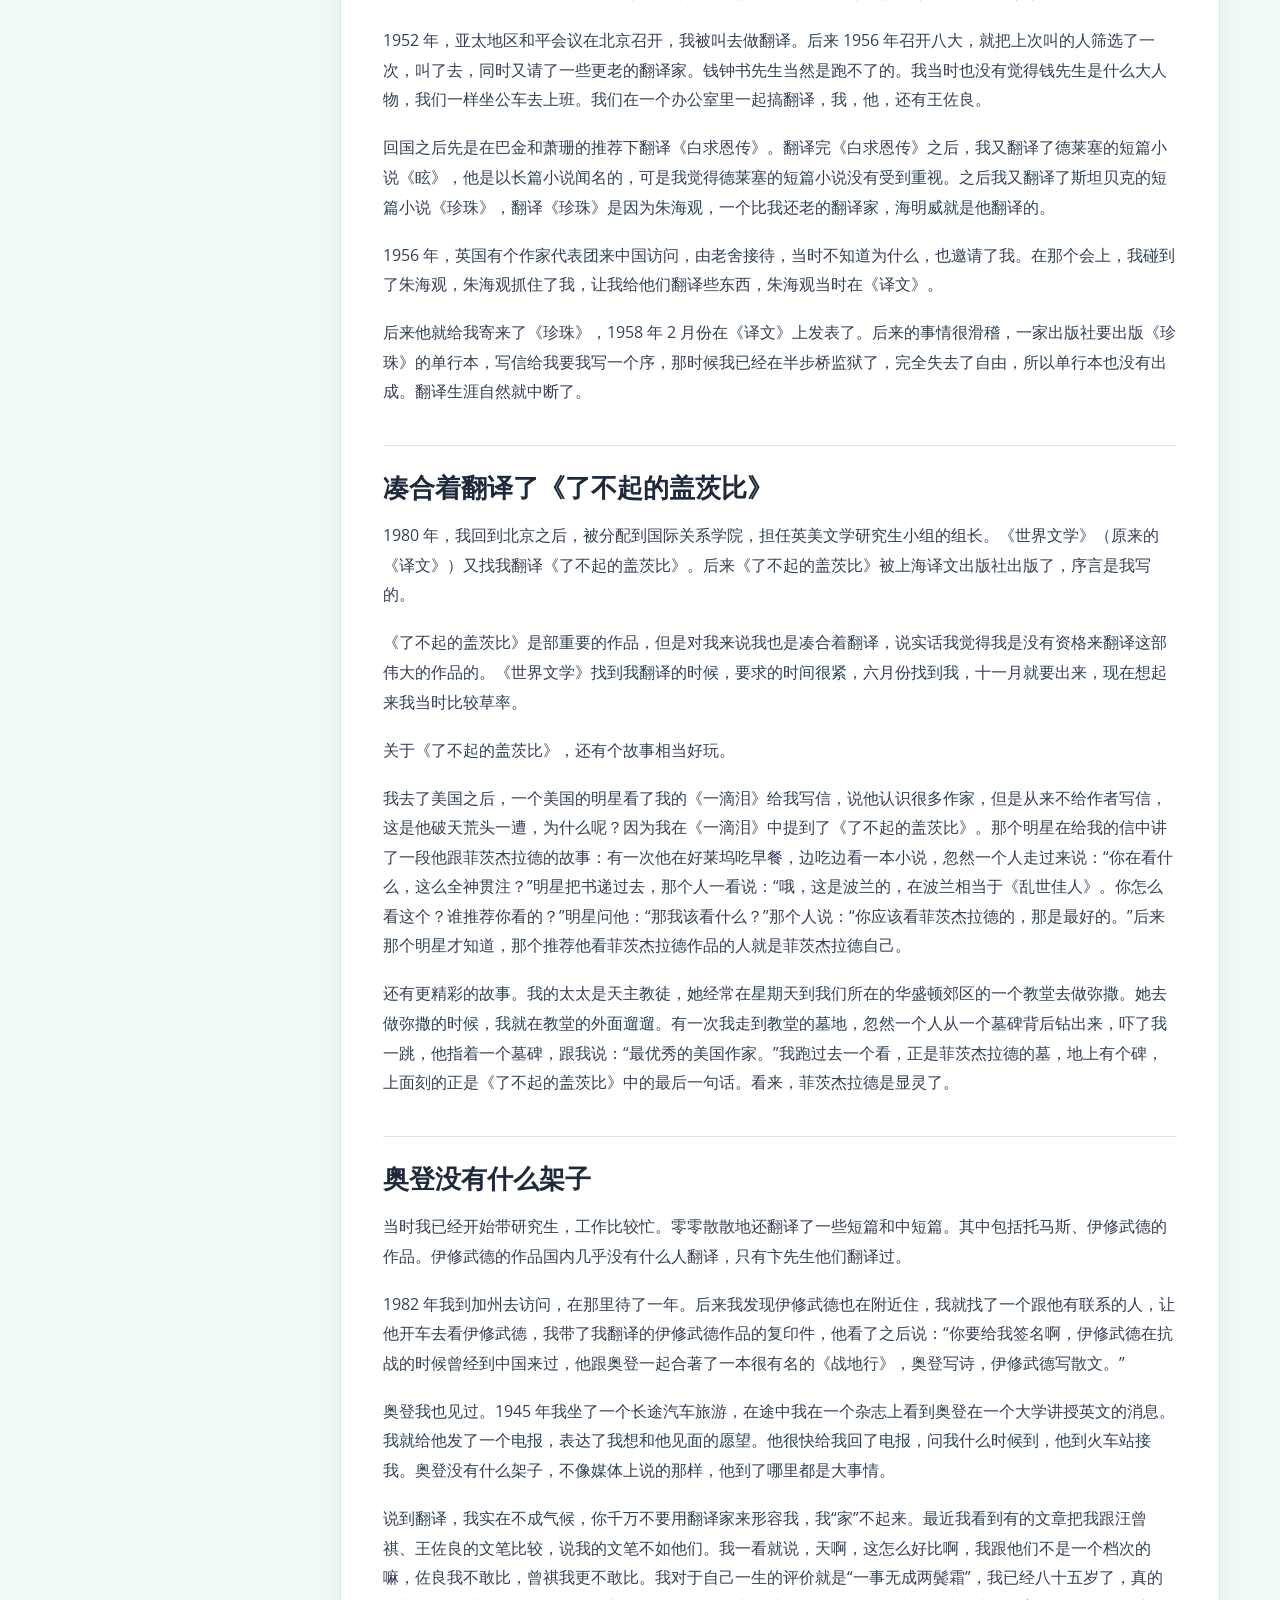
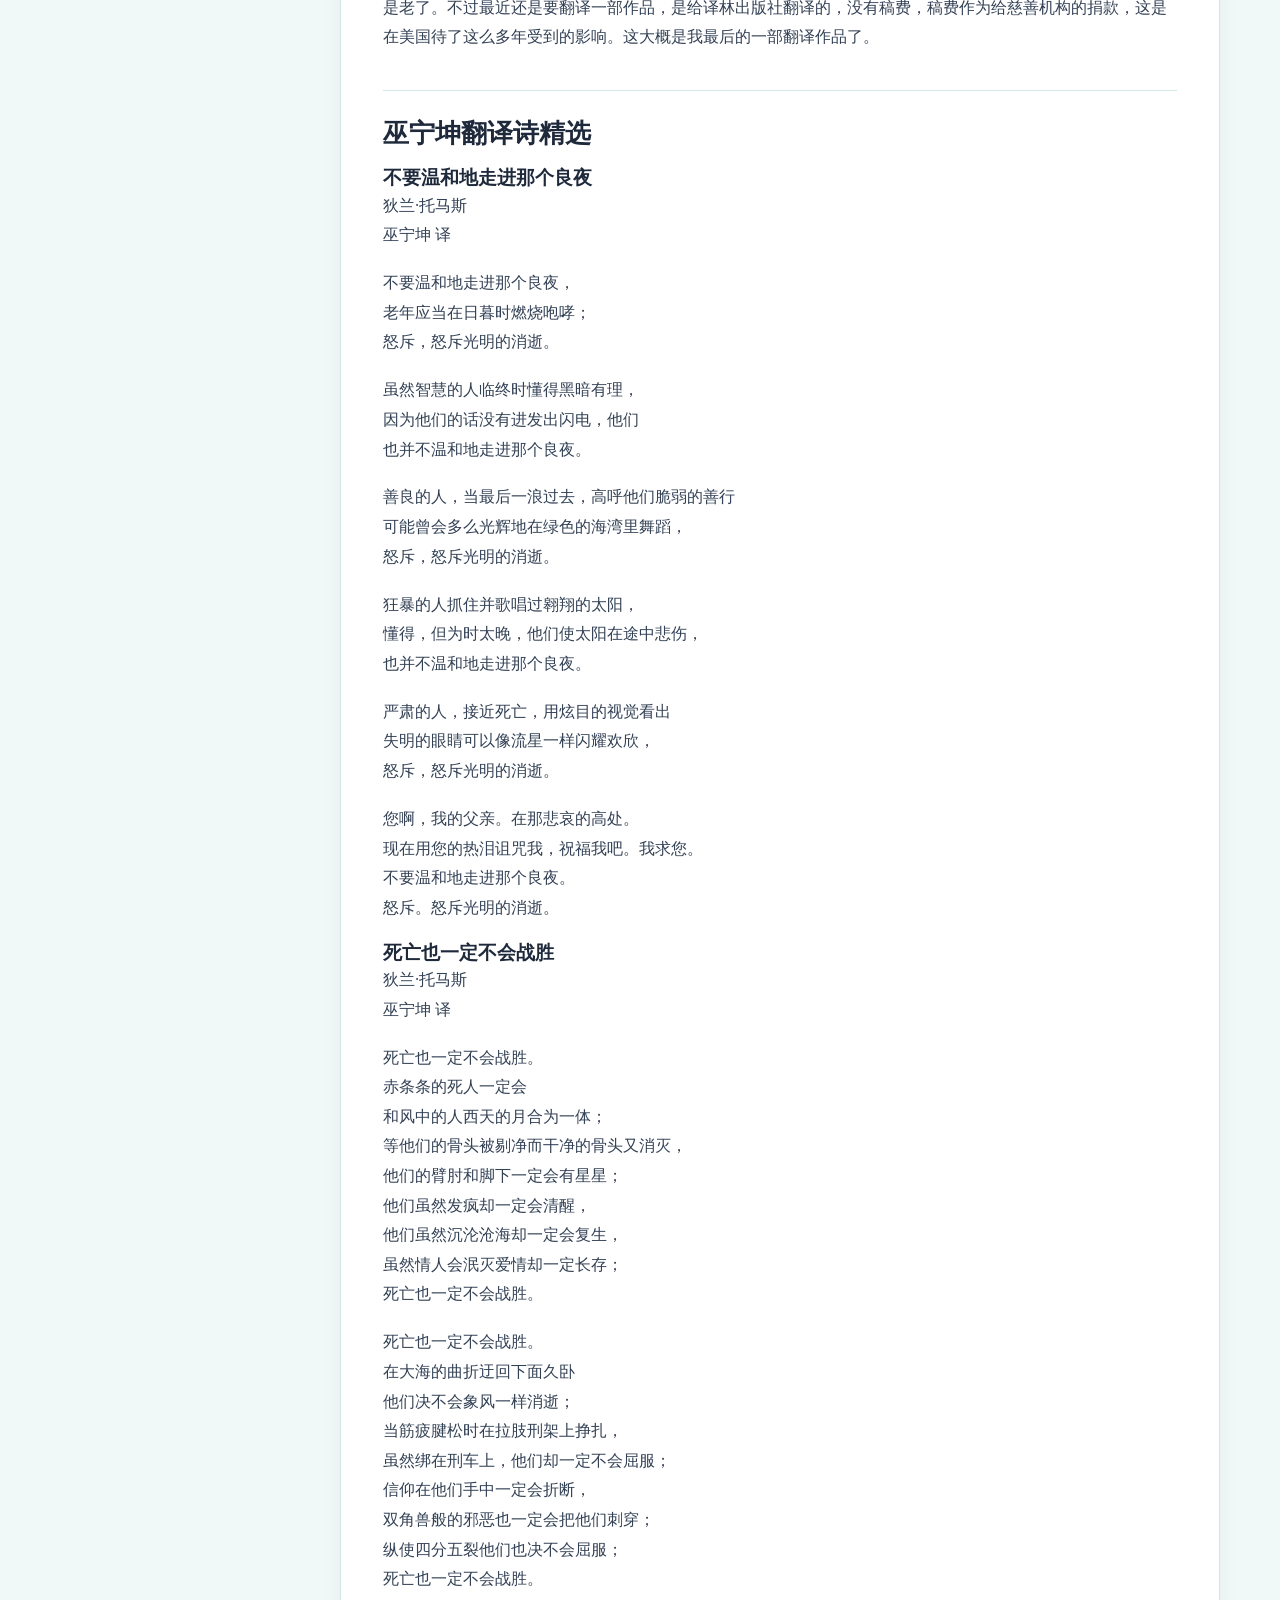
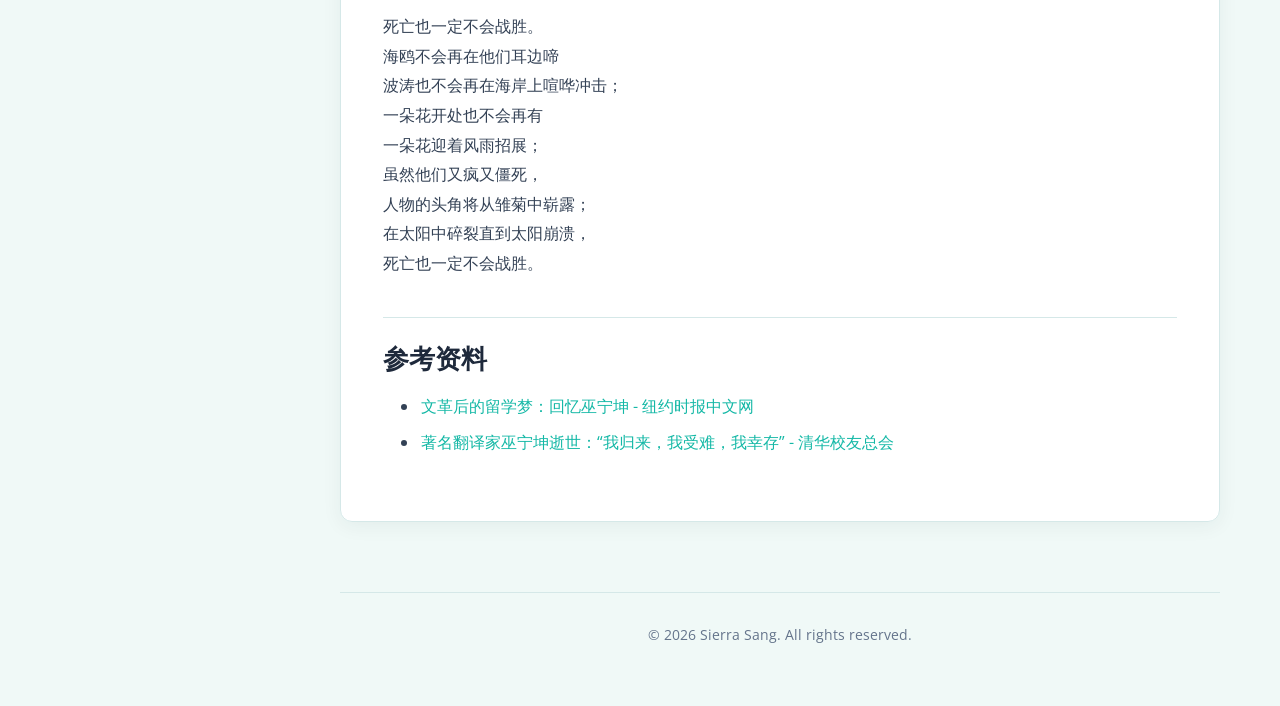
<file: blogs/2026-05-08-wu-ningkun-biography.html>
<!DOCTYPE html>
<html lang="zh-CN">
<head>
  <meta charset="UTF-8">
  <meta name="viewport" content="width=device-width, initial-scale=1.0">
  <title>巫宁坤：和菲茨杰拉德有缘 - Sierra Sang</title>
  <meta name="description" content="巫宁坤关于西南联大、战时翻译、《了不起的盖茨比》、菲茨杰拉德、奥登与狄兰·托马斯翻译经历的口述整理。">
  <link rel="preconnect" href="https://fonts.googleapis.com">
  <link rel="preconnect" href="https://fonts.gstatic.com" crossorigin>
  <link href="https://fonts.googleapis.com/css2?family=Poppins:wght@300;400;500;600;700&family=Open+Sans:wght@300;400;600&display=swap" rel="stylesheet">
  <link rel="stylesheet" href="https://cdnjs.cloudflare.com/ajax/libs/font-awesome/6.5.1/css/all.min.css">
  <link rel="stylesheet" href="../css/style.css">
</head>
<body class="blog-page">
  <div class="sidebar">
    <div class="sidebar-inner">
      <div class="avatar-wrap">
        <img src="../res/avatar.jpg" alt="Sierra Sang" class="avatar">
      </div>
      <h1 class="sidebar-name">Sierra Sang</h1>
      <div class="sidebar-title">
        <span class="typed-text"></span><span class="cursor-blink">|</span>
      </div>
      <nav class="sidebar-nav blog-nav" aria-label="Blog navigation">
        <ul>
          <li><a href="../index.html" class="nav-link"><i class="fa-solid fa-house"></i><span>Home</span></a></li>
          <li><a href="#blog" class="nav-link active"><i class="fa-solid fa-newspaper"></i><span>巫宁坤：和菲茨杰拉德有缘</span></a></li>
          <li><a href="2026-04-30-cs-history.html" class="nav-link"><i class="fa-solid fa-newspaper"></i><span>Counter-Strike: From Half-Life Mod to Competitive FPS Platform</span></a></li>
          <li><a href="2026-04-30-entropy-from-micro-to-macro-level.html" class="nav-link"><i class="fa-solid fa-newspaper"></i><span>Entropy From Micro to Macro: How Statistical Mechanics Becomes Thermodynamics</span></a></li>
        </ul>
      </nav>
      <div class="sidebar-social">
        <a href="mailto:blocksang@outlook.com" title="Email"><i class="fa-solid fa-envelope"></i></a>
        <a href="https://github.com/Si3rraQuack" target="_blank" rel="noopener" title="GitHub"><i class="fa-brands fa-github"></i></a>
      </div>
    </div>
  </div>

  <div class="mobile-header">
    <span class="mobile-name">Sierra Sang Blogs</span>
    <button class="mobile-menu-btn" aria-label="Toggle menu"><i class="fa-solid fa-bars"></i></button>
  </div>

  <main class="main-content blog-main">
    <section id="blog" class="section blog-section">
      <div class="blog-shell reveal">
        <header class="blog-hero">
          <span class="blog-eyebrow"><i class="fa-regular fa-newspaper"></i> Blog</span>
          <h1 class="blog-title lang-panel is-active" data-lang="zh">巫宁坤：和菲茨杰拉德有缘</h1>
          <div class="blog-meta">
            <span class="lang-panel is-active" data-lang="zh">8 分钟阅读 &middot; <time datetime="2026-05-08">2026年5月8日</time></span>
          </div>
          <div class="language-toggle" role="group" aria-label="Language switcher">
            <button type="button" class="language-btn active" data-lang-switch="zh" aria-pressed="true">中文</button>
          </div>
          <img src="../res/blogs/2026-05-08-wu-ningkun-biography.png" alt="巫宁坤与《了不起的盖茨比》主题配图" class="blog-banner">
        </header>

        <article class="blog-article lang-panel is-active" data-lang="zh" lang="zh-CN">
<p>采写 | 陈远<br>口述 | 巫宁坤</p>
<p>巫宁坤曾回忆道：“一九五一年初，我正在芝加哥大学攻读博士学位，忽然接到燕京大学电聘。两年来，国内亲友不断来信，对新中国的新生事物赞不绝口，令人心向往之。于是，我决定丢下写了一半的英国文学博士论文，兼程回国任教。七月中旬，在旧金山登上驶往香港的克利夫兰总统号邮轮，有芝大同学伯顿夫妇和李政道博士前来话别。照相留念之后，我愣头愣脑地问政道：‘你为什么不回去为新中国工作？’他笑笑说：‘我不愿让人洗脑子。’我不明白脑子怎么洗法，并不觉得怎么可怕，也就一笑了之，乘风破浪回归一别八年的故土了。”</p>
<p>“持久的苦难决不仅是消极的忍受，而是一宗支持生命的馈赠。受难像一根绵延不断的线索，贯串着生活和历史的戏剧。或许恰恰因为受难，在一个人的生命中占有一个无比重要的地位，所以一个丹麦王子的悲剧，或是杜甫荡气回肠的诗篇，才以人生悲剧的壮丽使我们的灵魂升华。”</p>

<h2 id="在西南联大-汪曾祺是大才子">在西南联大，汪曾祺是大才子</h2>
<p>抗战时期，我在昆明的西南联大英文系读书。读了两年之后，飞虎队来到了中国，我就去当翻译了。要说翻译生涯，这是最早的，当时口译笔译都做。那时的翻译，相当于秘书的工作：有些信，用英文起草，或者把英文的文件翻译成中文，把中文的文件翻译成英文。当时我们那一拨人是美国军中第一批翻译，去的最早。</p>
<p>更早些，我在昆明当学生的时候也曾经翻译过一些小诗。当时罗隆基的夫人，在《中央日报》编副刊，那个副刊叫《平民》，她很喜欢我的东西，她说：“宁坤来的东西，我什么都登。”汪曾祺那时跟我上下铺，他对于语言的敏感对我们那帮同学都有影响，当时去看沈从文我们都是一起去的。汪曾祺是大才子，我在他面前都抬不起头来。我们在西南联大的教育不是课堂上的，课堂上有一半的时间都在跑警报了，主要的时间都是在自己看书。</p>
<p>像我们每次去看卞之琳先生，卞先生总是拿几本书给我们，去看吧。我们对于英美文学、古典文学的知识，都是这么来的。</p>
<p>1951 年从芝加哥大学回国之后，还搞了一阵文件翻译，因为当时能搞翻译的人还不多，尤其是中译英的。</p>
<p>1952 年，亚太地区和平会议在北京召开，我被叫去做翻译。后来 1956 年召开八大，就把上次叫的人筛选了一次，叫了去，同时又请了一些更老的翻译家。钱钟书先生当然是跑不了的。我当时也没有觉得钱先生是什么大人物，我们一样坐公车去上班。我们在一个办公室里一起搞翻译，我，他，还有王佐良。</p>
<p>回国之后先是在巴金和萧珊的推荐下翻译《白求恩传》。翻译完《白求恩传》之后，我又翻译了德莱塞的短篇小说《眩》，他是以长篇小说闻名的，可是我觉得德莱塞的短篇小说没有受到重视。之后我又翻译了斯坦贝克的短篇小说《珍珠》，翻译《珍珠》是因为朱海观，一个比我还老的翻译家，海明威就是他翻译的。</p>
<p>1956 年，英国有个作家代表团来中国访问，由老舍接待，当时不知道为什么，也邀请了我。在那个会上，我碰到了朱海观，朱海观抓住了我，让我给他们翻译些东西，朱海观当时在《译文》。</p>
<p>后来他就给我寄来了《珍珠》，1958 年 2 月份在《译文》上发表了。后来的事情很滑稽，一家出版社要出版《珍珠》的单行本，写信给我要我写一个序，那时候我已经在半步桥监狱了，完全失去了自由，所以单行本也没有出成。翻译生涯自然就中断了。</p>

<h2 id="凑合着翻译了了不起的盖茨比">凑合着翻译了《了不起的盖茨比》</h2>
<p>1980 年，我回到北京之后，被分配到国际关系学院，担任英美文学研究生小组的组长。《世界文学》（原来的《译文》）又找我翻译《了不起的盖茨比》。后来《了不起的盖茨比》被上海译文出版社出版了，序言是我写的。</p>
<p>《了不起的盖茨比》是部重要的作品，但是对我来说我也是凑合着翻译，说实话我觉得我是没有资格来翻译这部伟大的作品的。《世界文学》找到我翻译的时候，要求的时间很紧，六月份找到我，十一月就要出来，现在想起来我当时比较草率。</p>
<p>关于《了不起的盖茨比》，还有个故事相当好玩。</p>
<p>我去了美国之后，一个美国的明星看了我的《一滴泪》给我写信，说他认识很多作家，但是从来不给作者写信，这是他破天荒头一遭，为什么呢？因为我在《一滴泪》中提到了《了不起的盖茨比》。那个明星在给我的信中讲了一段他跟菲茨杰拉德的故事：有一次他在好莱坞吃早餐，边吃边看一本小说，忽然一个人走过来说：“你在看什么，这么全神贯注？”明星把书递过去，那个人一看说：“哦，这是波兰的，在波兰相当于《乱世佳人》。你怎么看这个？谁推荐你看的？”明星问他：“那我该看什么？”那个人说：“你应该看菲茨杰拉德的，那是最好的。”后来那个明星才知道，那个推荐他看菲茨杰拉德作品的人就是菲茨杰拉德自己。</p>
<p>还有更精彩的故事。我的太太是天主教徒，她经常在星期天到我们所在的华盛顿郊区的一个教堂去做弥撒。她去做弥撒的时候，我就在教堂的外面遛遛。有一次我走到教堂的墓地，忽然一个人从一个墓碑背后钻出来，吓了我一跳，他指着一个墓碑，跟我说：“最优秀的美国作家。”我跑过去一个看，正是菲茨杰拉德的墓，地上有个碑，上面刻的正是《了不起的盖茨比》中的最后一句话。看来，菲茨杰拉德是显灵了。</p>

<h2 id="奥登没有什么架子">奥登没有什么架子</h2>
<p>当时我已经开始带研究生，工作比较忙。零零散散地还翻译了一些短篇和中短篇。其中包括托马斯、伊修武德的作品。伊修武德的作品国内几乎没有什么人翻译，只有卞先生他们翻译过。</p>
<p>1982 年我到加州去访问，在那里待了一年。后来我发现伊修武德也在附近住，我就找了一个跟他有联系的人，让他开车去看伊修武德，我带了我翻译的伊修武德作品的复印件，他看了之后说：“你要给我签名啊，伊修武德在抗战的时候曾经到中国来过，他跟奥登一起合著了一本很有名的《战地行》，奥登写诗，伊修武德写散文。”</p>
<p>奥登我也见过。1945 年我坐了一个长途汽车旅游，在途中我在一个杂志上看到奥登在一个大学讲授英文的消息。我就给他发了一个电报，表达了我想和他见面的愿望。他很快给我回了电报，问我什么时候到，他到火车站接我。奥登没有什么架子，不像媒体上说的那样，他到了哪里都是大事情。</p>
<p>说到翻译，我实在不成气候，你千万不要用翻译家来形容我，我“家”不起来。最近我看到有的文章把我跟汪曾祺、王佐良的文笔比较，说我的文笔不如他们。我一看就说，天啊，这怎么好比啊，我跟他们不是一个档次的嘛，佐良我不敢比，曾祺我更不敢比。我对于自己一生的评价就是“一事无成两鬓霜”，我已经八十五岁了，真的是老了。不过最近还是要翻译一部作品，是给译林出版社翻译的，没有稿费，稿费作为给慈善机构的捐款，这是在美国待了这么多年受到的影响。这大概是我最后的一部翻译作品了。</p>

<h2 id="巫宁坤翻译诗精选">巫宁坤翻译诗精选</h2>
<h3 id="不要温和地走进那个良夜">不要温和地走进那个良夜</h3>
<p>狄兰·托马斯<br>巫宁坤 译</p>
<p>不要温和地走进那个良夜，<br>老年应当在日暮时燃烧咆哮；<br>怒斥，怒斥光明的消逝。</p>
<p>虽然智慧的人临终时懂得黑暗有理，<br>因为他们的话没有进发出闪电，他们<br>也并不温和地走进那个良夜。</p>
<p>善良的人，当最后一浪过去，高呼他们脆弱的善行<br>可能曾会多么光辉地在绿色的海湾里舞蹈，<br>怒斥，怒斥光明的消逝。</p>
<p>狂暴的人抓住并歌唱过翱翔的太阳，<br>懂得，但为时太晚，他们使太阳在途中悲伤，<br>也并不温和地走进那个良夜。</p>
<p>严肃的人，接近死亡，用炫目的视觉看出<br>失明的眼睛可以像流星一样闪耀欢欣，<br>怒斥，怒斥光明的消逝。</p>
<p>您啊，我的父亲。在那悲哀的高处。<br>现在用您的热泪诅咒我，祝福我吧。我求您。<br>不要温和地走进那个良夜。<br>怒斥。怒斥光明的消逝。</p>

<h3 id="死亡也一定不会战胜">死亡也一定不会战胜</h3>
<p>狄兰·托马斯<br>巫宁坤 译</p>
<p>死亡也一定不会战胜。<br>赤条条的死人一定会<br>和风中的人西天的月合为一体；<br>等他们的骨头被剔净而干净的骨头又消灭，<br>他们的臂肘和脚下一定会有星星；<br>他们虽然发疯却一定会清醒，<br>他们虽然沉沦沧海却一定会复生，<br>虽然情人会泯灭爱情却一定长存；<br>死亡也一定不会战胜。</p>
<p>死亡也一定不会战胜。<br>在大海的曲折迂回下面久卧<br>他们决不会象风一样消逝；<br>当筋疲腱松时在拉肢刑架上挣扎，<br>虽然绑在刑车上，他们却一定不会屈服；<br>信仰在他们手中一定会折断，<br>双角兽般的邪恶也一定会把他们刺穿；<br>纵使四分五裂他们也决不会屈服；<br>死亡也一定不会战胜。</p>
<p>死亡也一定不会战胜。<br>海鸥不会再在他们耳边啼<br>波涛也不会再在海岸上喧哗冲击；<br>一朵花开处也不会再有<br>一朵花迎着风雨招展；<br>虽然他们又疯又僵死，<br>人物的头角将从雏菊中崭露；<br>在太阳中碎裂直到太阳崩溃，<br>死亡也一定不会战胜。</p>

<h2 id="参考资料">参考资料</h2>
<ul>
<li><a href="https://cn.nytimes.com/china/20160309/cc10education/" target="_blank" rel="noopener">文革后的留学梦：回忆巫宁坤 - 纽约时报中文网</a></li>
<li><a href="https://www.tsinghua.org.cn/info/1014/12681.htm" target="_blank" rel="noopener">著名翻译家巫宁坤逝世：“我归来，我受难，我幸存” - 清华校友总会</a></li>
</ul>
        </article>
      </div>
    </section>

    <footer class="site-footer">
      <p>&copy; 2026 Sierra Sang. All rights reserved.</p>
    </footer>
  </main>

  <script src="../js/main.js"></script>
</body>
</html>
</file>
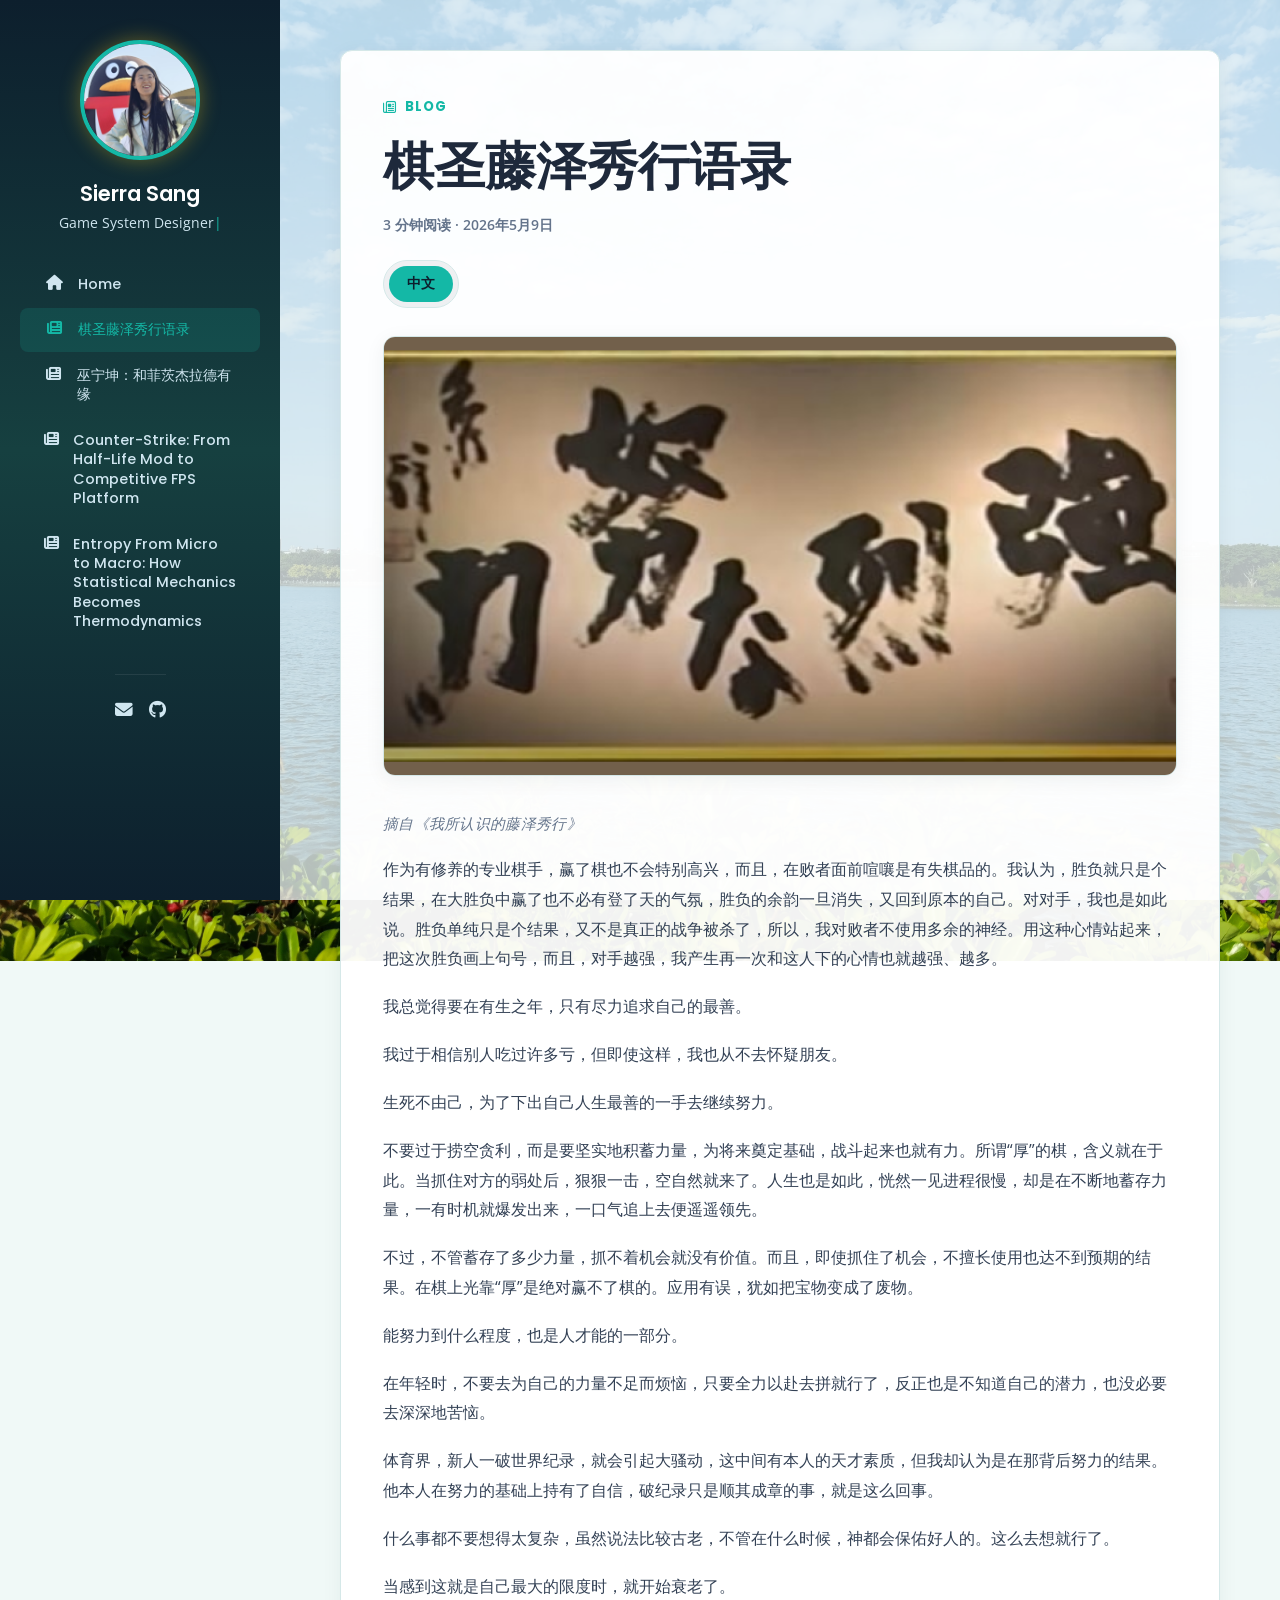
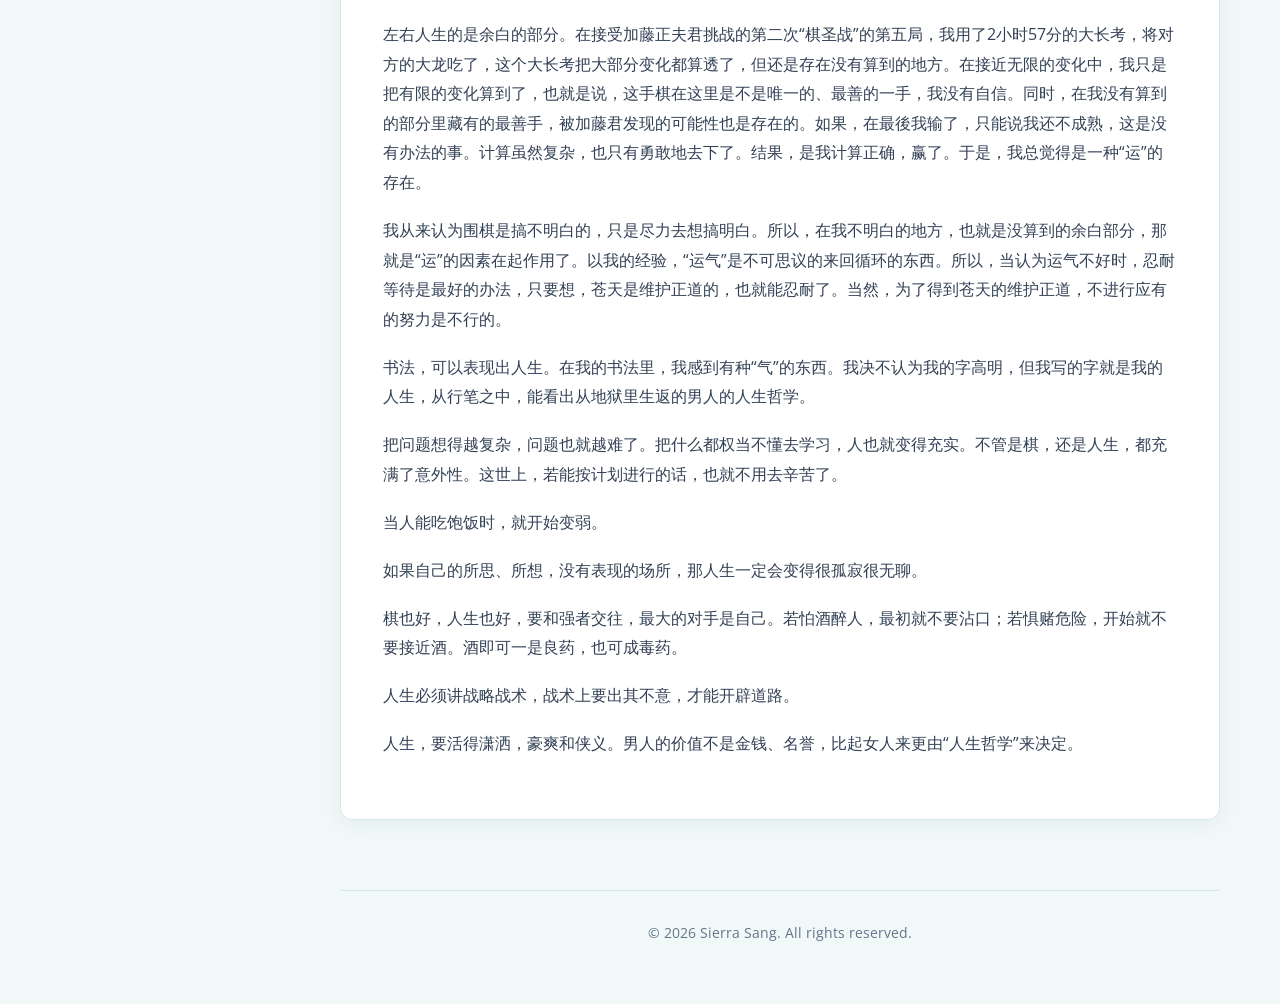
<file: blogs/2026-05-09-hideyuki-fujisawa-quotes.html>
<!DOCTYPE html>
<html lang="zh-CN">
<head>
  <meta charset="UTF-8">
  <meta name="viewport" content="width=device-width, initial-scale=1.0">
  <title>棋圣藤泽秀行语录 - Sierra Sang</title>
  <meta name="description" content="摘自《我所认识的藤泽秀行》的藤泽秀行语录，关于胜负、努力、厚势、余白、运气、书法与人生哲学。">
  <link rel="preconnect" href="https://fonts.googleapis.com">
  <link rel="preconnect" href="https://fonts.gstatic.com" crossorigin>
  <link href="https://fonts.googleapis.com/css2?family=Poppins:wght@300;400;500;600;700&family=Open+Sans:wght@300;400;600&display=swap" rel="stylesheet">
  <link rel="stylesheet" href="https://cdnjs.cloudflare.com/ajax/libs/font-awesome/6.5.1/css/all.min.css">
  <link rel="stylesheet" href="../css/style.css">
</head>
<body class="blog-page">
  <div class="sidebar">
    <div class="sidebar-inner">
      <div class="avatar-wrap">
        <img src="../res/avatar.jpg" alt="Sierra Sang" class="avatar">
      </div>
      <h1 class="sidebar-name">Sierra Sang</h1>
      <div class="sidebar-title">
        <span class="typed-text"></span><span class="cursor-blink">|</span>
      </div>
      <nav class="sidebar-nav blog-nav" aria-label="Blog navigation">
        <ul>
          <li><a href="../index.html" class="nav-link"><i class="fa-solid fa-house"></i><span>Home</span></a></li>
          <li><a href="#blog" class="nav-link active"><i class="fa-solid fa-newspaper"></i><span>棋圣藤泽秀行语录</span></a></li>
          <li><a href="2026-05-08-wu-ningkun-biography.html" class="nav-link"><i class="fa-solid fa-newspaper"></i><span>巫宁坤：和菲茨杰拉德有缘</span></a></li>
          <li><a href="2026-04-30-cs-history.html" class="nav-link"><i class="fa-solid fa-newspaper"></i><span>Counter-Strike: From Half-Life Mod to Competitive FPS Platform</span></a></li>
          <li><a href="2026-04-30-entropy-from-micro-to-macro-level.html" class="nav-link"><i class="fa-solid fa-newspaper"></i><span>Entropy From Micro to Macro: How Statistical Mechanics Becomes Thermodynamics</span></a></li>
        </ul>
      </nav>
      <div class="sidebar-social">
        <a href="mailto:blocksang@outlook.com" title="Email"><i class="fa-solid fa-envelope"></i></a>
        <a href="https://github.com/Si3rraQuack" target="_blank" rel="noopener" title="GitHub"><i class="fa-brands fa-github"></i></a>
      </div>
    </div>
  </div>

  <div class="mobile-header">
    <span class="mobile-name">Sierra Sang Blogs</span>
    <button class="mobile-menu-btn" aria-label="Toggle menu"><i class="fa-solid fa-bars"></i></button>
  </div>

  <main class="main-content blog-main">
    <section id="blog" class="section blog-section">
      <div class="blog-shell reveal">
        <header class="blog-hero">
          <span class="blog-eyebrow"><i class="fa-regular fa-newspaper"></i> Blog</span>
          <h1 class="blog-title lang-panel is-active" data-lang="zh">棋圣藤泽秀行语录</h1>
          <div class="blog-meta">
            <span class="lang-panel is-active" data-lang="zh">3 分钟阅读 &middot; <time datetime="2026-05-09">2026年5月9日</time></span>
          </div>
          <div class="language-toggle" role="group" aria-label="Language switcher">
            <button type="button" class="language-btn active" data-lang-switch="zh" aria-pressed="true">中文</button>
          </div>
          <img src="../res/blogs/2026-05-09-hideyuki-fujisawa-quotes.png" alt="藤泽秀行书法题字" class="blog-banner">
        </header>

        <article class="blog-article lang-panel is-active" data-lang="zh" lang="zh-CN">
<p class="source-note">摘自《我所认识的藤泽秀行》</p>

<p>作为有修养的专业棋手，赢了棋也不会特别高兴，而且，在败者面前喧嚷是有失棋品的。我认为，胜负就只是个结果，在大胜负中赢了也不必有登了天的气氛，胜负的余韵一旦消失，又回到原本的自己。对对手，我也是如此说。胜负单纯只是个结果，又不是真正的战争被杀了，所以，我对败者不使用多余的神经。用这种心情站起来，把这次胜负画上句号，而且，对手越强，我产生再一次和这人下的心情也就越强、越多。</p>
<p>我总觉得要在有生之年，只有尽力追求自己的最善。</p>
<p>我过于相信别人吃过许多亏，但即使这样，我也从不去怀疑朋友。</p>
<p>生死不由己，为了下出自己人生最善的一手去继续努力。</p>
<p>不要过于捞空贪利，而是要坚实地积蓄力量，为将来奠定基础，战斗起来也就有力。所谓“厚”的棋，含义就在于此。当抓住对方的弱处后，狠狠一击，空自然就来了。人生也是如此，恍然一见进程很慢，却是在不断地蓄存力量，一有时机就爆发出来，一口气追上去便遥遥领先。</p>
<p>不过，不管蓄存了多少力量，抓不着机会就没有价值。而且，即使抓住了机会，不擅长使用也达不到预期的结果。在棋上光靠“厚”是绝对赢不了棋的。应用有误，犹如把宝物变成了废物。</p>
<p>能努力到什么程度，也是人才能的一部分。</p>
<p>在年轻时，不要去为自己的力量不足而烦恼，只要全力以赴去拼就行了，反正也是不知道自己的潜力，也没必要去深深地苦恼。</p>
<p>体育界，新人一破世界纪录，就会引起大骚动，这中间有本人的天才素质，但我却认为是在那背后努力的结果。他本人在努力的基础上持有了自信，破纪录只是顺其成章的事，就是这么回事。</p>
<p>什么事都不要想得太复杂，虽然说法比较古老，不管在什么时候，神都会保佑好人的。这么去想就行了。</p>
<p>当感到这就是自己最大的限度时，就开始衰老了。</p>
<p>左右人生的是余白的部分。在接受加藤正夫君挑战的第二次“棋圣战”的第五局，我用了2小时57分的大长考，将对方的大龙吃了，这个大长考把大部分变化都算透了，但还是存在没有算到的地方。在接近无限的变化中，我只是把有限的变化算到了，也就是说，这手棋在这里是不是唯一的、最善的一手，我没有自信。同时，在我没有算到的部分里藏有的最善手，被加藤君发现的可能性也是存在的。如果，在最後我输了，只能说我还不成熟，这是没有办法的事。计算虽然复杂，也只有勇敢地去下了。结果，是我计算正确，赢了。于是，我总觉得是一种“运”的存在。</p>
<p>我从来认为围棋是搞不明白的，只是尽力去想搞明白。所以，在我不明白的地方，也就是没算到的余白部分，那就是“运”的因素在起作用了。以我的经验，“运气”是不可思议的来回循环的东西。所以，当认为运气不好时，忍耐等待是最好的办法，只要想，苍天是维护正道的，也就能忍耐了。当然，为了得到苍天的维护正道，不进行应有的努力是不行的。</p>
<p>书法，可以表现出人生。在我的书法里，我感到有种“气”的东西。我决不认为我的字高明，但我写的字就是我的人生，从行笔之中，能看出从地狱里生返的男人的人生哲学。</p>
<p>把问题想得越复杂，问题也就越难了。把什么都权当不懂去学习，人也就变得充实。不管是棋，还是人生，都充满了意外性。这世上，若能按计划进行的话，也就不用去辛苦了。</p>
<p>当人能吃饱饭时，就开始变弱。</p>
<p>如果自己的所思、所想，没有表现的场所，那人生一定会变得很孤寂很无聊。</p>
<p>棋也好，人生也好，要和强者交往，最大的对手是自己。若怕酒醉人，最初就不要沾口；若惧赌危险，开始就不要接近酒。酒即可一是良药，也可成毒药。</p>
<p>人生必须讲战略战术，战术上要出其不意，才能开辟道路。</p>
<p>人生，要活得潇洒，豪爽和侠义。男人的价值不是金钱、名誉，比起女人来更由“人生哲学”来决定。</p>
        </article>
      </div>
    </section>

    <footer class="site-footer">
      <p>&copy; 2026 Sierra Sang. All rights reserved.</p>
    </footer>
  </main>

  <script src="../js/main.js"></script>
</body>
</html>
</file>
<file: css/style.css>
/* ======================================================
   KERGE-INSPIRED PERSONAL SITE — STYLE.CSS
   ====================================================== */

/* ---------- VARIABLES ---------- */
:root {
  --sidebar-width: 280px;
  --sidebar-bg: #0d1f2d;
  --sidebar-text: #d0e6f0;
  --sidebar-accent: #2dd4bf;
  --accent: #14b8a6;
  --accent-hover: #2dd4bf;
  --bg: #f0f9f7;
  --card-bg: rgba(255, 255, 255, 0.95);
  --text: #334155;
  --text-heading: #1e293b;
  --text-light: #64748b;
  --border: #d5e8e8;
  --font-heading: 'Poppins', sans-serif;
  --font-body: 'Open Sans', sans-serif;
  --radius: 12px;
  --shadow: 0 4px 20px rgba(0, 50, 50, 0.06);
  --shadow-hover: 0 8px 30px rgba(0, 50, 50, 0.12);
  --transition: 0.3s ease;
}

/* ---------- RESET & BASE ---------- */
*,
*::before,
*::after {
  margin: 0;
  padding: 0;
  box-sizing: border-box;
}

html {
  scroll-behavior: smooth;
  font-size: 16px;
}

body {
  font-family: var(--font-body);
  color: var(--text);
  background: var(--bg) url('../res/background.jpg') center top / cover no-repeat fixed;
  line-height: 1.7;
  overflow-x: hidden;
}

body::before {
  content: '';
  position: fixed;
  inset: 0;
  background: rgba(240, 249, 247, 0.75);
  z-index: 0;
  pointer-events: none;
}

a {
  color: var(--accent);
  text-decoration: none;
  transition: color var(--transition);
}

a:hover {
  color: var(--accent-hover);
}

h1, h2, h3, h4, h5, h6 {
  font-family: var(--font-heading);
  color: var(--text-heading);
  line-height: 1.3;
}

img {
  max-width: 100%;
  display: block;
}

ul {
  list-style: none;
}

/* ---------- SIDEBAR ---------- */
.sidebar {
  position: fixed;
  left: 0;
  top: 0;
  width: var(--sidebar-width);
  height: 100vh;
  background: linear-gradient(180deg, #0d1f2d 0%, #164040 50%, #0d1f2d 100%);
  display: flex;
  flex-direction: column;
  align-items: center;
  z-index: 100;
  overflow-y: auto;
  transition: transform var(--transition);
}

.sidebar-inner {
  display: flex;
  flex-direction: column;
  align-items: center;
  padding: 40px 20px 30px;
  width: 100%;
}

.avatar-wrap {
  width: 120px;
  height: 120px;
  border-radius: 50%;
  overflow: hidden;
  border: 4px solid var(--accent);
  box-shadow: 0 0 20px rgba(250, 204, 21, 0.35);
  margin-bottom: 20px;
}

.avatar {
  width: 100%;
  height: 100%;
  object-fit: cover;
}

.sidebar-name {
  color: #ffffff;
  font-size: 1.3rem;
  font-weight: 600;
  margin-bottom: 4px;
  text-align: center;
}

.sidebar-title {
  color: var(--sidebar-text);
  font-size: 0.85rem;
  height: 22px;
  margin-bottom: 30px;
  text-align: center;
}

.cursor-blink {
  animation: blink 1s step-end infinite;
  color: var(--accent);
}

@keyframes blink {
  50% { opacity: 0; }
}

/* Sidebar Navigation */
.sidebar-nav {
  width: 100%;
}

.sidebar-nav ul {
  display: flex;
  flex-direction: column;
  gap: 2px;
}

.sidebar-nav .nav-link {
  display: flex;
  align-items: center;
  gap: 14px;
  padding: 12px 24px;
  color: var(--sidebar-text);
  font-family: var(--font-heading);
  font-size: 0.9rem;
  font-weight: 500;
  border-radius: 8px;
  transition: all var(--transition);
}

.sidebar-nav .nav-link i {
  width: 20px;
  text-align: center;
  font-size: 0.95rem;
}

.sidebar-nav .nav-link:hover {
  color: #ffffff;
  background: rgba(255, 255, 255, 0.06);
}

.sidebar-nav .nav-link.active {
  color: var(--accent);
  background: rgba(20, 184, 166, 0.15);
}

/* Sidebar Social */
.sidebar-social {
  display: flex;
  gap: 16px;
  margin-top: 30px;
  padding-top: 20px;
  border-top: 1px solid rgba(255, 255, 255, 0.08);
}

.sidebar-social a {
  color: var(--sidebar-text);
  font-size: 1.1rem;
  transition: color var(--transition), transform var(--transition);
}

.sidebar-social a:hover {
  color: var(--accent);
  transform: translateY(-2px);
}

/* Mobile Header */
.mobile-header {
  display: none;
  position: fixed;
  top: 0;
  left: 0;
  right: 0;
  height: 56px;
  background: var(--sidebar-bg);
  align-items: center;
  justify-content: space-between;
  padding: 0 20px;
  z-index: 110;
}

.mobile-name {
  color: #fff;
  font-family: var(--font-heading);
  font-weight: 600;
  font-size: 1.1rem;
}

.mobile-menu-btn {
  background: none;
  border: none;
  color: #fff;
  font-size: 1.3rem;
  cursor: pointer;
  padding: 8px;
}

/* ---------- MAIN CONTENT ---------- */
.main-content {
  max-width: calc(2000px + var(--sidebar-width));
  padding: 50px 60px 50px calc(var(--sidebar-width) + 60px);
  min-height: 100vh;
  margin: 0 auto;
  position: relative;
  z-index: 1;
}

/* ---------- SECTIONS ---------- */
.section {
  margin-bottom: 70px;
}

.section-header {
  margin-bottom: 40px;
}

.section-header h2 {
  font-size: 2rem;
  font-weight: 700;
  display: inline-block;
}

.section-title-border {
  width: 60px;
  height: 4px;
  background: var(--accent);
  border-radius: 2px;
  margin-top: 8px;
}

.section-subtitle {
  color: var(--text-light);
  font-size: 0.95rem;
  margin-top: 6px;
}

.subsection {
  margin-top: 50px;
}

.subsection h3 {
  font-size: 1.35rem;
  margin-bottom: 24px;
}

.subsection h3 i {
  margin-right: 8px;
  color: var(--accent);
}

/* ---------- BUTTONS ---------- */
.btn {
  display: inline-flex;
  align-items: center;
  gap: 8px;
  padding: 12px 28px;
  border-radius: 30px;
  font-family: var(--font-heading);
  font-size: 0.9rem;
  font-weight: 600;
  cursor: pointer;
  transition: all var(--transition);
  border: 2px solid transparent;
}

.btn-primary {
  background: var(--accent);
  color: var(--sidebar-bg);
  border-color: var(--accent);
}

.btn-primary:hover {
  background: var(--accent-hover);
  border-color: var(--accent-hover);
  color: var(--sidebar-bg);
  transform: translateY(-2px);
  box-shadow: 0 4px 15px rgba(20, 184, 166, 0.35);
}

.btn-outline {
  background: transparent;
  color: var(--text-heading);
  border-color: var(--border);
}

.btn-outline:hover {
  border-color: var(--accent);
  color: var(--accent);
  transform: translateY(-2px);
}

/* ---------- ABOUT ---------- */
.about-intro h3 {
  font-size: 1.6rem;
  margin-bottom: 16px;
}

.about-intro p {
  margin-bottom: 14px;
  max-width: 800px;
}

.about-buttons {
  display: flex;
  gap: 14px;
  margin-top: 24px;
  flex-wrap: wrap;
}

/* Service Cards */
.services-grid {
  display: grid;
  grid-template-columns: repeat(auto-fill, minmax(280px, 1fr));
  gap: 24px;
}

.service-card {
  background: var(--card-bg);
  border-radius: var(--radius);
  padding: 30px 24px;
  box-shadow: var(--shadow);
  transition: all var(--transition);
  border: 1px solid var(--border);
}

.service-card:hover {
  transform: translateY(-4px);
  box-shadow: var(--shadow-hover);
  border-color: var(--accent);
}

.service-icon {
  width: 50px;
  height: 50px;
  border-radius: 50%;
  background: linear-gradient(135deg, var(--accent), var(--accent-hover));
  display: flex;
  align-items: center;
  justify-content: center;
  color: var(--sidebar-bg);
  font-size: 1.2rem;
  margin-bottom: 18px;
}

.service-card h4 {
  font-size: 1.05rem;
  margin-bottom: 10px;
}

.service-card p {
  font-size: 0.9rem;
  color: var(--text-light);
  line-height: 1.65;
}

/* ---------- RESUME ---------- */
.resume-columns {
  display: block;
}

.resume-col > h3 {
  font-size: 1.35rem;
  margin-bottom: 24px;
}

.resume-col > h3 i {
  margin-right: 8px;
  color: var(--accent);
}

/* Timeline */
.timeline {
  position: relative;
  padding-left: 28px;
}

.timeline::before {
  content: '';
  position: absolute;
  left: 6px;
  top: 8px;
  bottom: 8px;
  width: 2px;
  background: var(--border);
}

.timeline-item {
  position: relative;
  margin-bottom: 30px;
  padding: 20px 24px;
  background: var(--card-bg);
  border-radius: var(--radius);
  box-shadow: var(--shadow);
  border: 1px solid var(--border);
  transition: all var(--transition);
}

.timeline-item:hover {
  border-color: var(--accent);
  box-shadow: var(--shadow-hover);
}

.timeline-item::before {
  content: '';
  position: absolute;
  left: -25px;
  top: 26px;
  width: 12px;
  height: 12px;
  border-radius: 50%;
  background: var(--accent);
  border: 3px solid var(--bg);
}

.timeline-date {
  display: inline-block;
  font-size: 0.8rem;
  font-weight: 600;
  color: var(--accent);
  background: rgba(20, 184, 166, 0.15);
  padding: 2px 12px;
  border-radius: 20px;
  margin-bottom: 6px;
}

.timeline-company {
  display: block;
  font-size: 0.8rem;
  color: var(--text-light);
  margin-bottom: 4px;
}

.timeline-item h4 {
  font-size: 1rem;
  margin-bottom: 8px;
}

.timeline-item p {
  font-size: 0.88rem;
  color: var(--text-light);
  line-height: 1.65;
}

.timeline-item .publication-list {
  margin-top: 1.2em;
}

.timeline-item.collapsible {
  overflow: hidden;
  cursor: pointer;
  transition: max-height 0.4s ease-out, border-color 0.3s, box-shadow 0.3s;
}

.timeline-item.collapsible::after {
  content: '';
  position: absolute;
  bottom: 0;
  left: 0;
  right: 0;
  height: 100px;
  background: linear-gradient(to bottom, transparent, var(--card-bg) 65%);
  pointer-events: none;
  transition: opacity 0.4s ease-out;
}

.timeline-item.collapsible.expanded {
  cursor: pointer;
}

.timeline-item.collapsible.expanded::after {
  opacity: 0;
}

/* Skills */
.skills-columns {
  display: grid;
  grid-template-columns: 1fr 1fr;
  gap: 40px;
}

.skills-col h4 {
  font-size: 1.05rem;
  margin-bottom: 18px;
}

.skill-bar {
  margin-bottom: 18px;
}

.skill-info {
  display: flex;
  justify-content: space-between;
  font-size: 0.9rem;
  margin-bottom: 6px;
  font-weight: 500;
}

.skill-track {
  height: 8px;
  background: var(--border);
  border-radius: 4px;
  overflow: hidden;
}

.skill-fill {
  height: 100%;
  width: 0;
  background: linear-gradient(90deg, var(--accent), var(--accent-hover));
  border-radius: 4px;
  transition: width 1.2s ease-out;
}

/* ---------- PORTFOLIO ---------- */
.portfolio-filters {
  display: flex;
  gap: 10px;
  margin-bottom: 30px;
  flex-wrap: wrap;
}

.filter-btn {
  padding: 8px 22px;
  border: 2px solid var(--border);
  border-radius: 30px;
  background: transparent;
  font-family: var(--font-heading);
  font-size: 0.85rem;
  font-weight: 500;
  cursor: pointer;
  color: var(--text);
  transition: all var(--transition);
}

.filter-btn:hover,
.filter-btn.active {
  border-color: var(--accent);
  color: var(--accent);
  background: rgba(20, 184, 166, 0.1);
}

.portfolio-grid {
  display: grid;
  grid-template-columns: repeat(auto-fill, minmax(360px, 1fr));
  gap: 24px;
  max-width: calc(360px * 3 + 24px * 2);
}

.portfolio-card {
  background: var(--card-bg);
  border-radius: var(--radius);
  overflow: hidden;
  box-shadow: var(--shadow);
  border: 1px solid var(--border);
  transition: all var(--transition);
}

.portfolio-card:hover {
  transform: translateY(-4px);
  box-shadow: var(--shadow-hover);
}

.portfolio-card.hidden,
.blog-card.hidden {
  display: none;
}

.portfolio-thumb {
  aspect-ratio: 2 / 1;
  display: flex;
  align-items: center;
  justify-content: center;
  position: relative;
  overflow: hidden;
}

.portfolio-overlay {
  position: absolute;
  inset: 0;
  background: rgba(0, 0, 0, 0.25);
  display: flex;
  align-items: center;
  justify-content: center;
  color: #fff;
  opacity: 0;
  transition: opacity var(--transition);
}

.portfolio-card:hover .portfolio-overlay {
  opacity: 1;
}

.portfolio-info {
  padding: 20px;
}

.portfolio-info h4 {
  font-size: 1.05rem;
  margin-bottom: 6px;
}

.portfolio-tag {
  display: inline-block;
  font-size: 0.75rem;
  font-weight: 600;
  color: var(--accent);
  background: rgba(20, 184, 166, 0.15);
  padding: 2px 10px;
  border-radius: 20px;
  margin-bottom: 10px;
}

.portfolio-info p {
  font-size: 0.88rem;
  color: var(--text-light);
  line-height: 1.6;
}

/* ---------- BLOG ---------- */
.blog-filters {
  display: flex;
  gap: 10px;
  margin-bottom: 30px;
  flex-wrap: wrap;
}

.blog-filter-btn {
  padding: 8px 22px;
  border: 2px solid var(--border);
  border-radius: 30px;
  background: transparent;
  font-family: var(--font-heading);
  font-size: 0.85rem;
  font-weight: 500;
  cursor: pointer;
  color: var(--text);
  transition: all var(--transition);
}

.blog-filter-btn:hover,
.blog-filter-btn.active {
  border-color: var(--accent);
  color: var(--accent);
  background: rgba(20, 184, 166, 0.1);
}

.blog-grid {
  display: grid;
  grid-template-columns: repeat(auto-fill, minmax(360px, 1fr));
  gap: 24px;
  max-width: calc(360px * 3 + 24px * 2);
}

.blog-card {
  color: inherit;
  display: block;
  background: var(--card-bg);
  border-radius: var(--radius);
  overflow: hidden;
  box-shadow: var(--shadow);
  border: 1px solid var(--border);
  transition: all var(--transition);
}

.blog-card:hover {
  transform: translateY(-4px);
  box-shadow: var(--shadow-hover);
}

.blog-thumb {
  height: 160px;
  display: flex;
  align-items: flex-end;
  gap: 6px;
  padding: 14px;
}

.blog-tag {
  font-size: 0.75rem;
  font-weight: 600;
  color: #fff;
  background: rgba(0, 0, 0, 0.35);
  padding: 3px 12px;
  border-radius: 20px;
  backdrop-filter: blur(4px);
}

.blog-card-info {
  padding: 20px;
}

.blog-card-date {
  font-size: 0.8rem;
  color: var(--text-light);
  display: block;
  margin-bottom: 8px;
}

.blog-card-date i {
  margin-right: 4px;
}

.blog-card-info h4 {
  font-size: 1rem;
  margin-bottom: 8px;
  line-height: 1.4;
}

.blog-card-info p {
  font-size: 0.88rem;
  color: var(--text-light);
  line-height: 1.6;
}

/* ---------- CONTACT ---------- */
.contact-info-grid {
  display: grid;
  grid-template-columns: repeat(auto-fill, minmax(220px, 1fr));
  gap: 20px;
  margin-bottom: 10px;
}

.contact-card {
  background: var(--card-bg);
  border-radius: var(--radius);
  padding: 24px;
  text-align: center;
  box-shadow: var(--shadow);
  border: 1px solid var(--border);
  transition: all var(--transition);
}

.contact-card:hover {
  border-color: var(--accent);
  transform: translateY(-3px);
  box-shadow: var(--shadow-hover);
}

.contact-card > i {
  font-size: 1.6rem;
  color: var(--accent);
  margin-bottom: 12px;
}

.contact-card h4 {
  font-size: 0.95rem;
  margin-bottom: 6px;
}

.contact-card p {
  font-size: 0.88rem;
  color: var(--text-light);
}

.contact-card a {
  color: var(--text-light);
}

.contact-card a:hover {
  color: var(--accent);
}


/* ---------- EXTRA ---------- */

/* Fun Facts */
.funfacts-grid {
  display: grid;
  grid-template-columns: repeat(auto-fill, minmax(200px, 1fr));
  gap: 20px;
}

.funfact-card {
  background: var(--card-bg);
  border-radius: var(--radius);
  padding: 28px 20px;
  text-align: center;
  box-shadow: var(--shadow);
  border: 1px solid var(--border);
  transition: all var(--transition);
}

.funfact-card:hover {
  border-color: var(--accent);
  transform: translateY(-3px);
}

.funfact-card > i {
  font-size: 1.6rem;
  color: var(--accent);
  margin-bottom: 12px;
}

.funfact-number {
  font-family: var(--font-heading);
  font-size: 2rem;
  font-weight: 700;
  color: var(--text-heading);
  line-height: 1.2;
}

.funfact-label {
  font-size: 0.85rem;
  color: var(--text-light);
  margin-top: 4px;
}

/* Knowledge Tags */
.knowledge-tags {
  display: flex;
  flex-wrap: wrap;
  gap: 10px;
}

.tag {
  display: inline-block;
  padding: 6px 16px;
  background: var(--card-bg);
  border: 1px solid var(--border);
  border-radius: 30px;
  font-size: 0.85rem;
  font-weight: 500;
  color: var(--text);
  transition: all var(--transition);
}

.tag:hover {
  border-color: var(--accent);
  color: var(--accent);
  background: rgba(20, 184, 166, 0.1);
}


/* ---------- FOOTER ---------- */
.site-footer {
  text-align: center;
  padding: 30px 0 10px;
  border-top: 1px solid var(--border);
  margin-top: 40px;
}

.site-footer p {
  font-size: 0.85rem;
  color: var(--text-light);
}

.visitor-count {
  display: flex;
  flex-wrap: wrap;
  align-items: center;
  justify-content: center;
  gap: 8px;
  margin-top: 8px;
}

.visitor-count[hidden] {
  display: none;
}

.visitor-count-item {
  display: inline-flex;
  align-items: center;
  gap: 5px;
}

.visitor-count-item i {
  color: var(--accent);
  font-size: 0.8rem;
}

.visitor-count-status {
  color: var(--text-light);
}

.visitor-count-error .visitor-count-status {
  color: #b45309;
}

/* ---------- BLOG PAGES ---------- */
.blog-page .main-content {
  max-width: calc(1120px + var(--sidebar-width));
}

.blog-nav .nav-link {
  align-items: flex-start;
}

.blog-nav .nav-link span {
  line-height: 1.35;
}

.blog-shell {
  background: var(--card-bg);
  border: 1px solid var(--border);
  border-radius: var(--radius);
  box-shadow: var(--shadow);
  padding: 42px;
}

.blog-hero {
  margin-bottom: 34px;
}

.blog-eyebrow {
  display: inline-flex;
  align-items: center;
  gap: 8px;
  color: var(--accent);
  font-family: var(--font-heading);
  font-size: 0.82rem;
  font-weight: 700;
  letter-spacing: 0.08em;
  margin-bottom: 14px;
  text-transform: uppercase;
}

.blog-title {
  font-size: clamp(2rem, 4vw, 3.2rem);
  max-width: 920px;
  margin-bottom: 14px;
}

.blog-meta {
  display: flex;
  flex-wrap: wrap;
  gap: 10px;
  color: var(--text-light);
  font-size: 0.9rem;
  font-weight: 600;
  margin-bottom: 22px;
}

.blog-meta time {
  color: inherit;
}

.language-toggle {
  display: inline-flex;
  gap: 6px;
  background: rgba(13, 31, 45, 0.06);
  border: 1px solid var(--border);
  border-radius: 999px;
  margin-bottom: 28px;
  padding: 5px;
}

.language-btn {
  border: 0;
  border-radius: 999px;
  background: transparent;
  color: var(--text-light);
  cursor: pointer;
  font-family: var(--font-heading);
  font-size: 0.86rem;
  font-weight: 700;
  padding: 8px 18px;
  transition: all var(--transition);
}

.language-btn:hover,
.language-btn.active {
  background: var(--accent);
  color: var(--sidebar-bg);
}

.blog-banner {
  width: 100%;
  max-height: 440px;
  object-fit: cover;
  border-radius: var(--radius);
  border: 1px solid var(--border);
  box-shadow: var(--shadow);
}

.lang-panel {
  display: none;
}

.lang-panel.is-active {
  display: block;
}

.blog-article {
  max-width: 900px;
  color: var(--text);
}

.blog-article p {
  margin: 0 0 1.15rem;
  font-size: 1rem;
  line-height: 1.85;
}

.blog-article .source-note {
  color: var(--text-light);
  font-size: 0.92rem;
  font-style: italic;
  letter-spacing: 0.02em;
}

.blog-article h2 {
  border-top: 1px solid var(--border);
  font-size: clamp(1.35rem, 2vw, 1.8rem);
  margin: 2.4rem 0 1rem;
  padding-top: 1.6rem;
}

.blog-article ul {
  list-style: disc;
  margin: 0 0 1.4rem 1.25rem;
  padding-left: 1rem;
}

.blog-article li {
  margin-bottom: 0.58rem;
  padding-left: 0.15rem;
}

.blog-article code {
  background: rgba(13, 31, 45, 0.08);
  border-radius: 6px;
  color: var(--text-heading);
  font-size: 0.92em;
  padding: 0.15em 0.4em;
}

.blog-article pre:not(.mermaid),
.blog-article .mermaid,
.math-block {
  background: rgba(13, 31, 45, 0.045);
  border: 1px solid var(--border);
  border-radius: var(--radius);
  margin: 1.4rem 0;
  overflow-x: auto;
  padding: 18px;
}

.blog-article pre {
  white-space: pre;
}

.math-block {
  color: var(--text-heading);
}

.blog-table-wrap {
  margin: 1.5rem 0;
  overflow-x: auto;
}

.blog-article table {
  width: 100%;
  min-width: 680px;
  border-collapse: collapse;
  background: rgba(255, 255, 255, 0.72);
  border: 1px solid var(--border);
  border-radius: var(--radius);
  overflow: hidden;
}

.blog-article th,
.blog-article td {
  border-bottom: 1px solid var(--border);
  padding: 12px 14px;
  vertical-align: top;
}

.blog-article th {
  background: rgba(20, 184, 166, 0.12);
  color: var(--text-heading);
  font-family: var(--font-heading);
  font-size: 0.9rem;
  text-align: left;
}

.blog-article tr:last-child td {
  border-bottom: 0;
}

/* ---------- REVEAL ANIMATION ---------- */
.reveal {
  opacity: 0;
  transform: translateY(20px);
  transition: opacity 0.6s ease, transform 0.6s ease;
}

.reveal.visible {
  opacity: 1;
  transform: translateY(0);
}

/* ---------- RESPONSIVE ---------- */

/* Tablet */
@media (max-width: 1100px) {
  .main-content {
    padding: 50px 35px 50px calc(var(--sidebar-width) + 35px);
  }


  .skills-columns {
    grid-template-columns: 1fr;
    gap: 30px;
  }
}

/* Mobile */
@media (max-width: 768px) {
  .sidebar {
    transform: translateX(-100%);
    width: 280px;
  }

  .sidebar.open {
    transform: translateX(0);
  }

  .mobile-header {
    display: flex;
  }

  .main-content {
    padding: 76px 20px 40px;
  }

  .section-header h2 {
    font-size: 1.6rem;
  }

  .about-intro h3 {
    font-size: 1.3rem;
  }

  .services-grid,
  .portfolio-grid,
  .blog-grid,
  .contact-info-grid,
  .funfacts-grid {
    grid-template-columns: 1fr;
  }
  .about-buttons {
    flex-direction: column;
  }

  .about-buttons .btn {
    justify-content: center;
  }

  .blog-shell {
    padding: 24px 18px;
  }

  .blog-hero {
    margin-bottom: 26px;
  }

  .blog-title {
    font-size: 1.75rem;
  }

  .language-toggle {
    display: flex;
    width: 100%;
  }

  .language-btn {
    flex: 1;
  }

  .blog-article p {
    font-size: 0.95rem;
  }
}

/* Sidebar overlay for mobile */
.sidebar-overlay {
  display: none;
  position: fixed;
  inset: 0;
  background: rgba(0, 0, 0, 0.5);
  z-index: 99;
}

.sidebar-overlay.active {
  display: block;
}

/* ---------- PREFACE OVERLAY ---------- */
body.preface-active {
  overflow: hidden;
}

body.preface-active .sidebar,
body.preface-active .mobile-header,
body.preface-active .main-content {
  display: none;
}

#preface-overlay {
  position: fixed;
  inset: 0;
  z-index: 9999;
  display: flex;
  align-items: center;
  justify-content: center;
}

#preface-canvas {
  position: absolute;
  inset: 0;
  width: 100%;
  height: 100%;
  display: block;
}

#preface-btn {
  position: relative;
  z-index: 1;
  width: 180px;
  height: 180px;
  border-radius: 50%;
  background: var(--accent);
  border: 4px solid var(--text-heading);
  color: var(--text-heading);
  font-family: var(--font-heading);
  font-size: 1.5rem;
  font-weight: 600;
  cursor: pointer;
  display: flex;
  align-items: center;
  justify-content: center;
  transition: transform 0.2s ease, box-shadow 0.2s ease;
  box-shadow: 0 4px 24px rgba(0, 0, 0, 0.3);
  white-space: nowrap;
  padding: 0 16px;
  overflow: hidden;
}

#preface-btn:hover {
  transform: scale(1.06);
  box-shadow: 0 6px 32px rgba(0, 0, 0, 0.4);
}

.preface-text-wrap {
  position: relative;
  display: inline-block;
}

.preface-cursor {
  position: absolute;
  left: 100%;
  top: 0;
  animation: blink 1s step-end infinite;
  color: var(--text-heading);
}

/* ---------- PREFACE DONE — CONTENT REVEAL ---------- */
body.preface-done .sidebar,
body.preface-done .mobile-header,
body.preface-done .main-content {
  animation: revealContent 0.6s ease-out both;
}

@keyframes revealContent {
  from { opacity: 0; transform: translateY(12px); }
  to   { opacity: 1; transform: translateY(0); }
}

@media (max-width: 768px) {
  body.preface-done .sidebar {
    animation: none;
    transform: translateX(-100%);
  }

  body.preface-done .sidebar.open {
    transform: translateX(0);
  }
}
</file>
